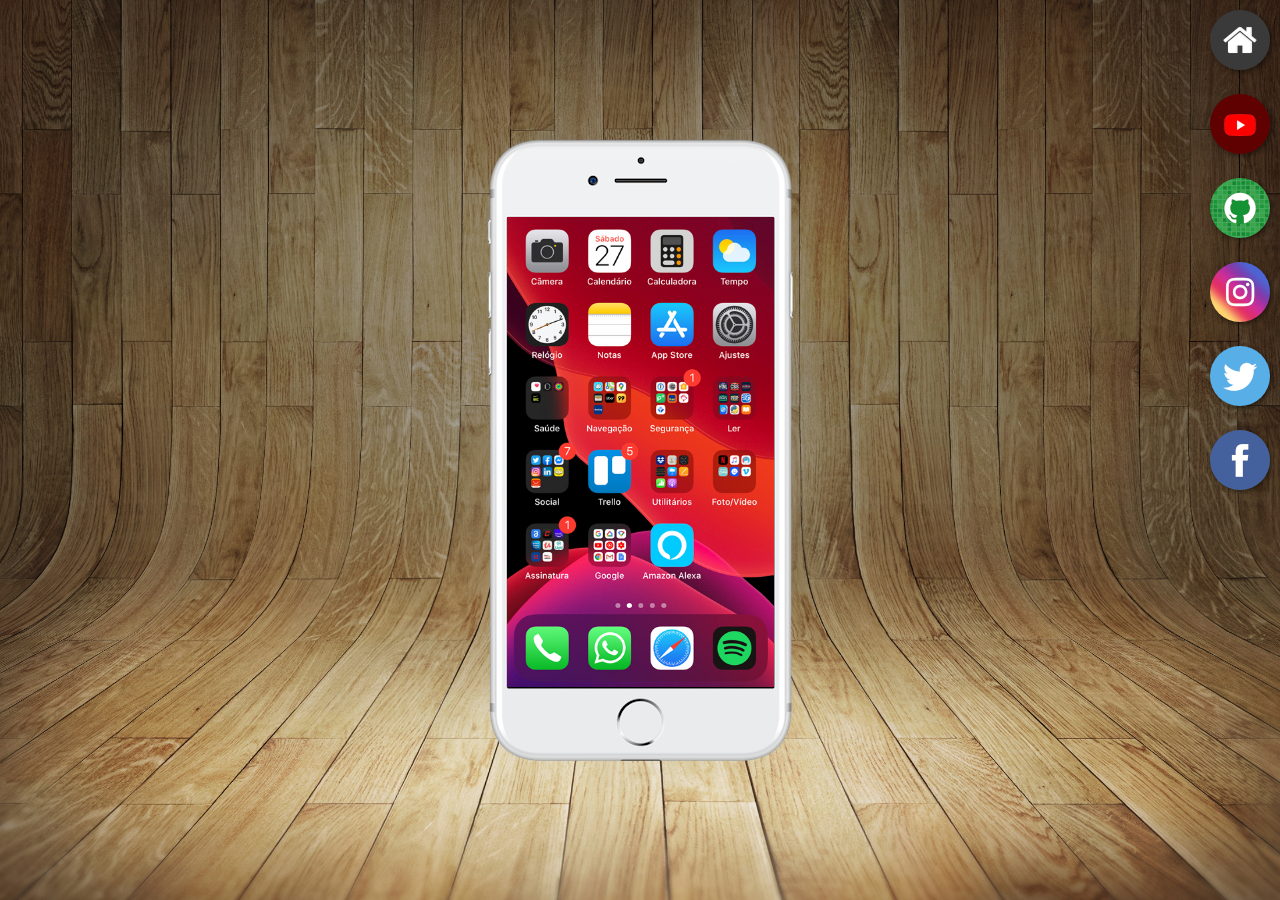
<file: index.html>
<!DOCTYPE html>
<html lang="pt-br">
<head>
    <meta charset="UTF-8">
    <meta http-equiv="X-UA-Compatible" content="IE=edge">
    <meta name="viewport" content="width=device-width, initial-scale=1.0">
    <link rel="shortcut icon" href="pacote-d013/favicon.ico" type="image/x-icon">
    <link rel="stylesheet" href="style.css">
    <title>Projeto Redes Sociais</title>
</head>
<body>
    <main>
        <section id="telefone">
            <iframe src="paginas/home.html" frameborder="0" name="frame"></iframe>
        </section>
        <section id="menu">
            <a href="paginas/home.html" target="frame"><img src="pacote-d013/imagens/logo-home-p.jpg" alt=""></a> <br>
            <a href="paginas/pagina-youtube.html" target="frame"><img src="pacote-d013/imagens/logo-youtube-p.jpg" alt=""></a> <br>
            <a href="paginas/pagina-github.html" target="frame"><img src="pacote-d013/imagens/logo-github-p.jpg" alt=""></a> <br>
            <a href="paginas/pagina-instagram.html" target="frame"><img src="pacote-d013/imagens/logo-instagram-p.jpg" alt=""></a> <br>
            <a href="paginas/pagina-twitter.html" target="frame"><img src="pacote-d013/imagens/logo-twitter-p.jpg" alt=""></a> <br>
            <a href="paginas/pagina-facebook.html" target="frame"><img src="pacote-d013/imagens/logo-facebook-p.jpg" alt=""></a>
        </section>
    </main>
</body>
</html>
</file>
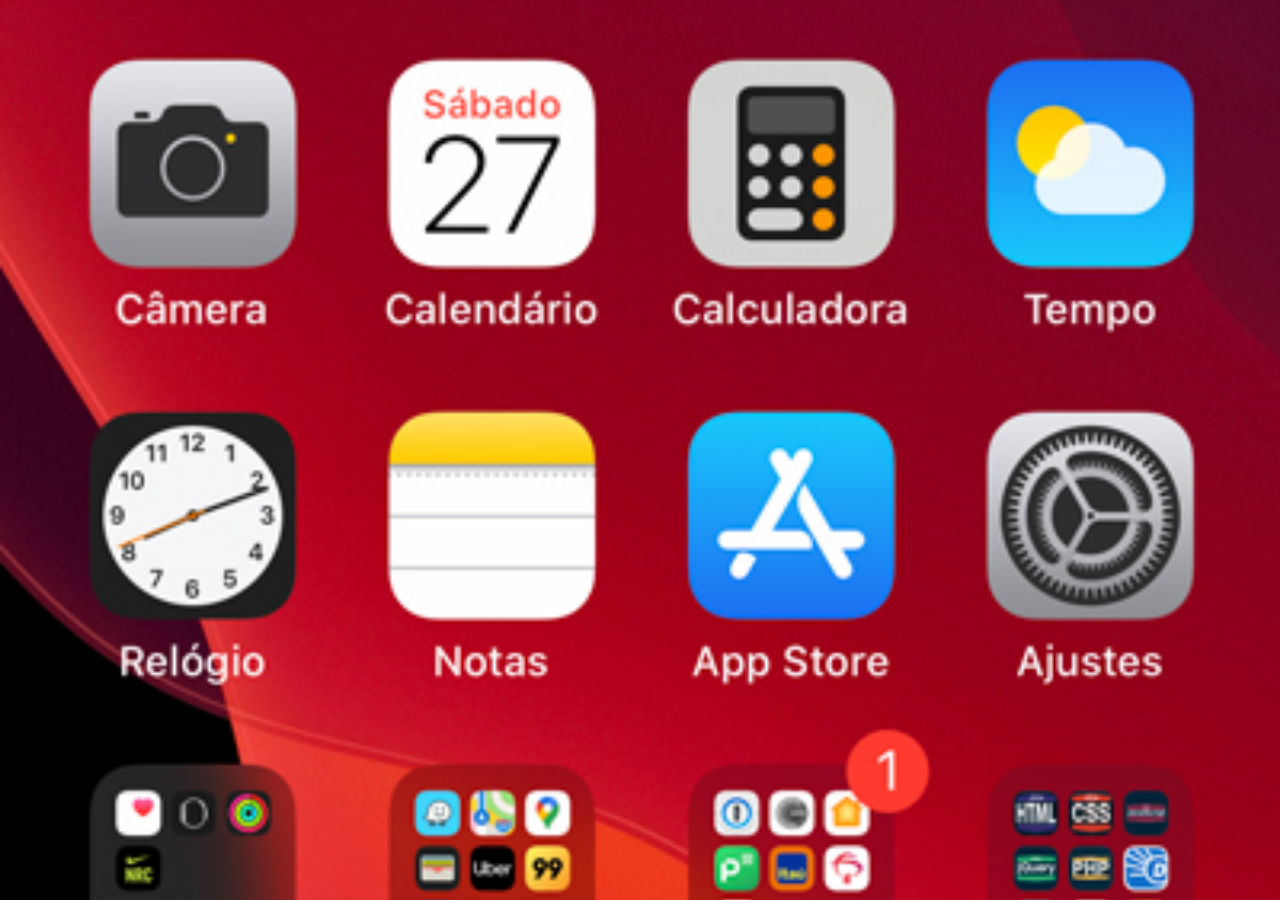
<file: home.html>
<!DOCTYPE html>
<html lang="pt-br">
<head>
    <meta charset="UTF-8">
    <meta http-equiv="X-UA-Compatible" content="IE=edge">
    <meta name="viewport" content="width=device-width, initial-scale=1.0">
    <title>Home</title>
    <style>
        * {
            margin: 0px;
            padding: 0px;
        }

        body {
            background: black url(pacote-d013/imagens/tela-home.jpg) top center no-repeat;
            background-size: cover;
        }
    </style>
</head>
<body>
    
</body>
</html>
</file>
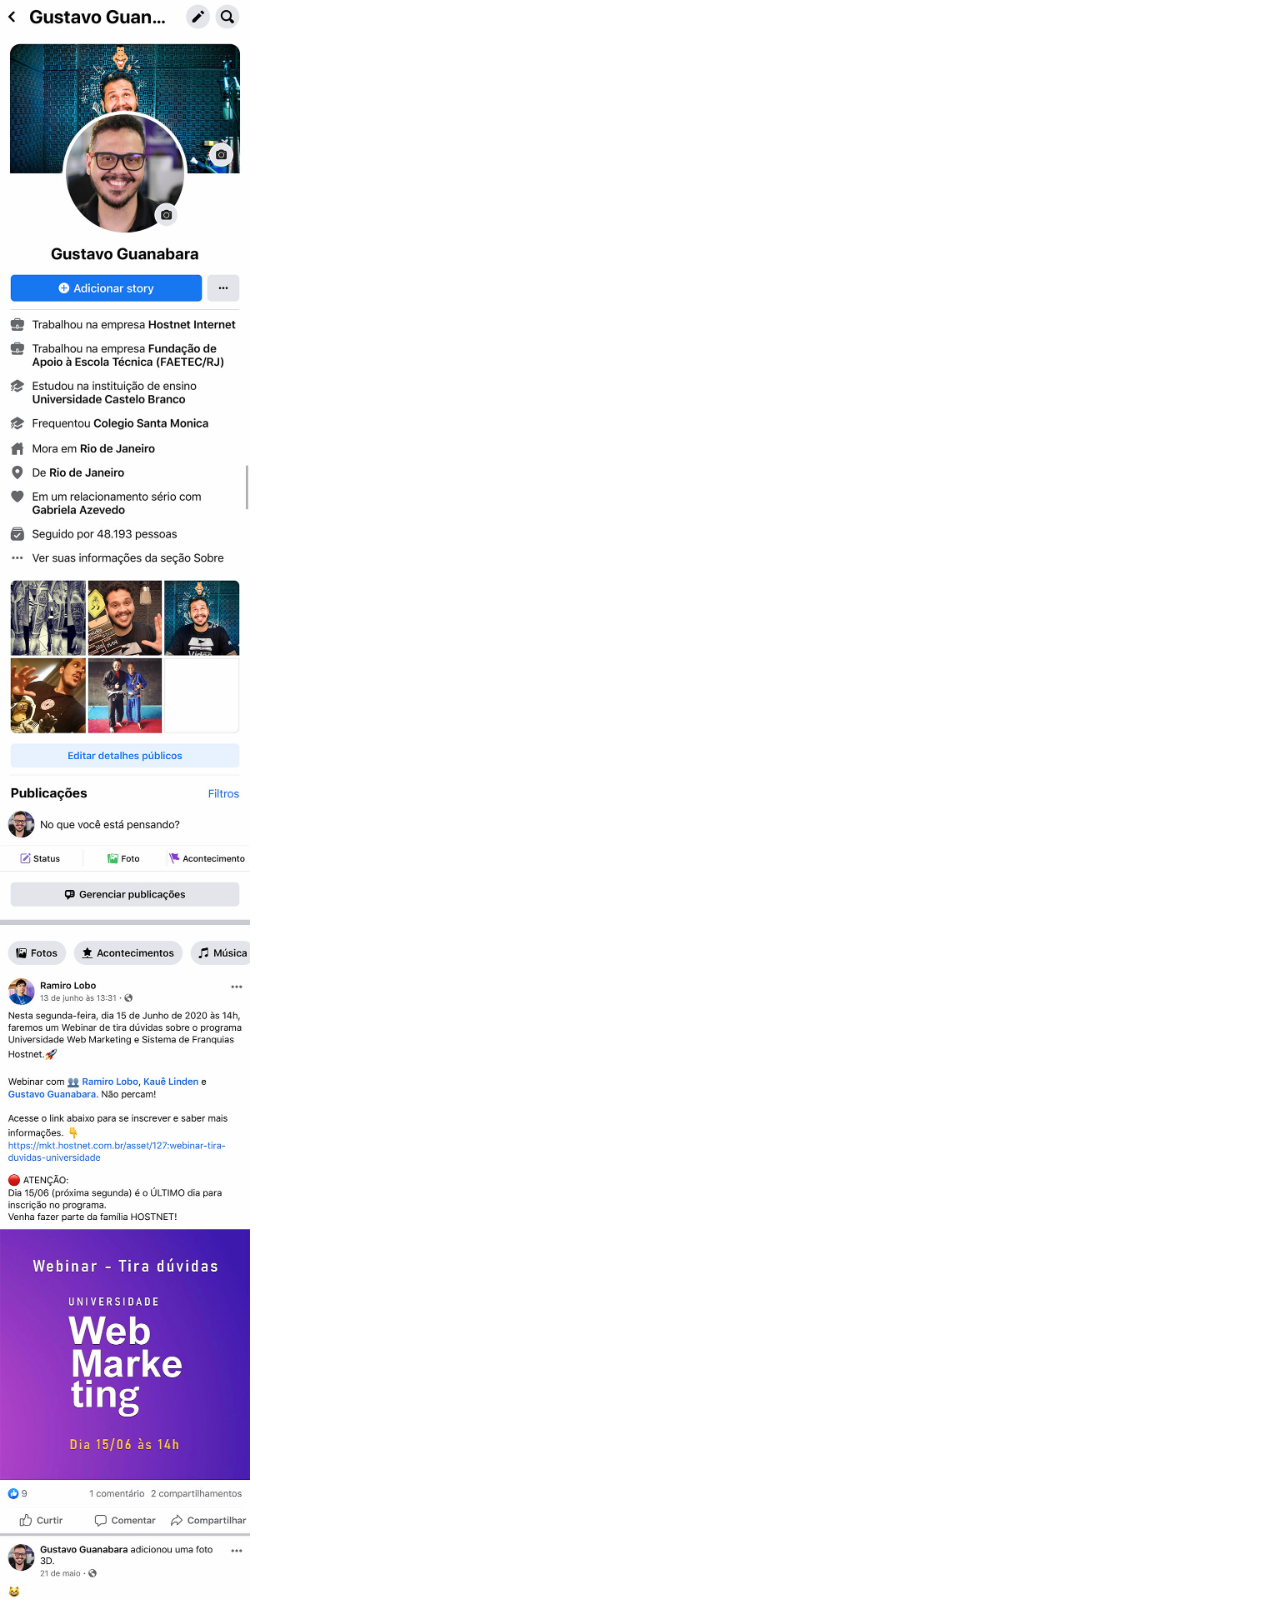
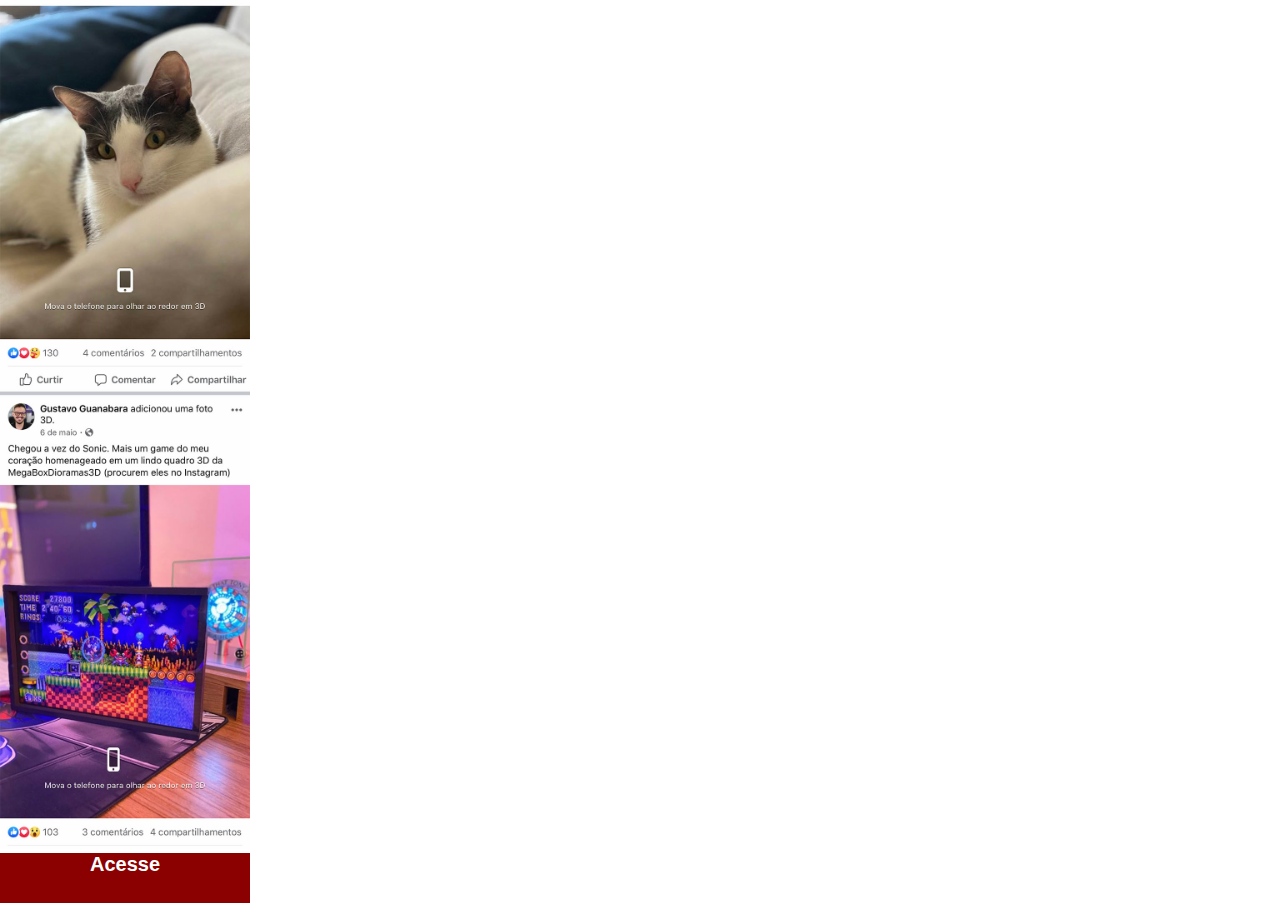
<file: pagina-facebook.html>
<!DOCTYPE html>
<html lang="pt-br">
<head>
    <meta charset="UTF-8">
    <meta http-equiv="X-UA-Compatible" content="IE=edge">
    <meta name="viewport" content="width=device-width, initial-scale=1.0">
    <title>Facebook</title>
    <style>
        * {
            margin: 0px;
            padding: 0px;
            text-decoration: none;
        }

        img {
            width: 250px;
        }

        div {
            width: 250px;
            height: 50px;
            background-color: darkred;
        }

        div:hover {
            background-color: red;
        }

        p {
            font-family: Arial, Helvetica, sans-serif;
            font-size: 20px;
            font-weight: bold;
            color: white;
            text-align: center;
        }
    </style>
</head>
<body>
    <img src="pacote-d013/imagens/tela-facebook.jpg" alt="">
    <a href="https://www.facebook.com/gustavoguanabara/?locale=pt_BR" target="_blank">
        <div>
            <p>Acesse</p>
        </div>
    </a>
</body>
</html>
</file>
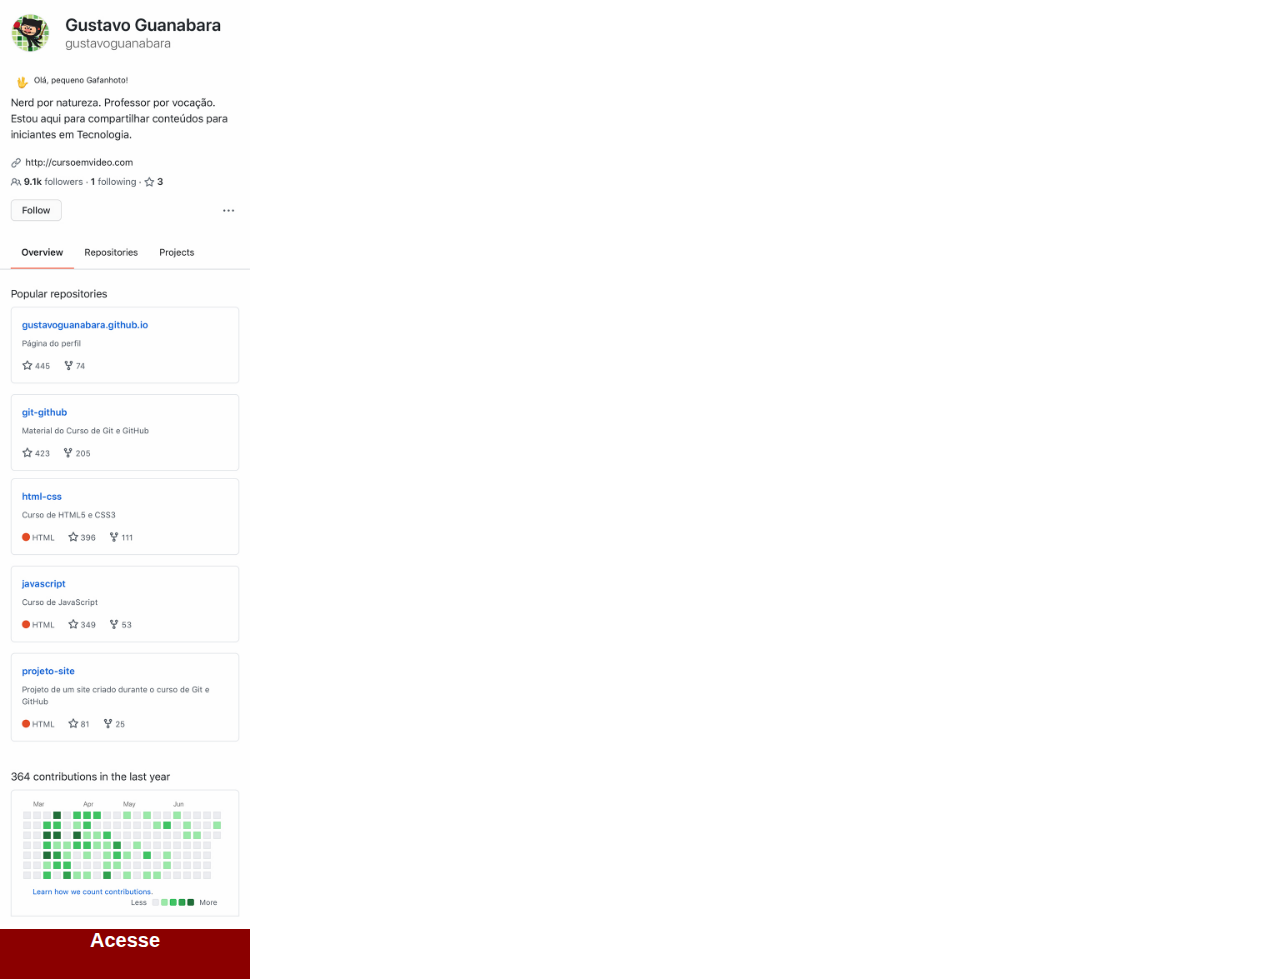
<file: pagina-github.html>
<!DOCTYPE html>
<html lang="pt-br">
<head>
    <meta charset="UTF-8">
    <meta http-equiv="X-UA-Compatible" content="IE=edge">
    <meta name="viewport" content="width=device-width, initial-scale=1.0">
    <title>GitHub</title>
    <style>
        * {
            margin: 0px;
            padding: 0px;
            text-decoration: none;
        }

        img {
            width: 250px;
        }

        div {
            width: 250px;
            height: 50px;
            background-color: darkred;
        }

        div:hover {
            background-color: red;
        }

        a {
            font-family: Arial, Helvetica, sans-serif;
            font-size: 20px;
            font-weight: bold;
            color: white;
            text-align: center;
        }
    </style>
</head>
<body>
    <img src="pacote-d013/imagens/tela-github.jpg" alt="">
    <a href="https://github.com/gustavoguanabara/" target="_blank">
        <div>
            <p>Acesse</p>
        </div>
    </a>
</body>
</html>
</file>
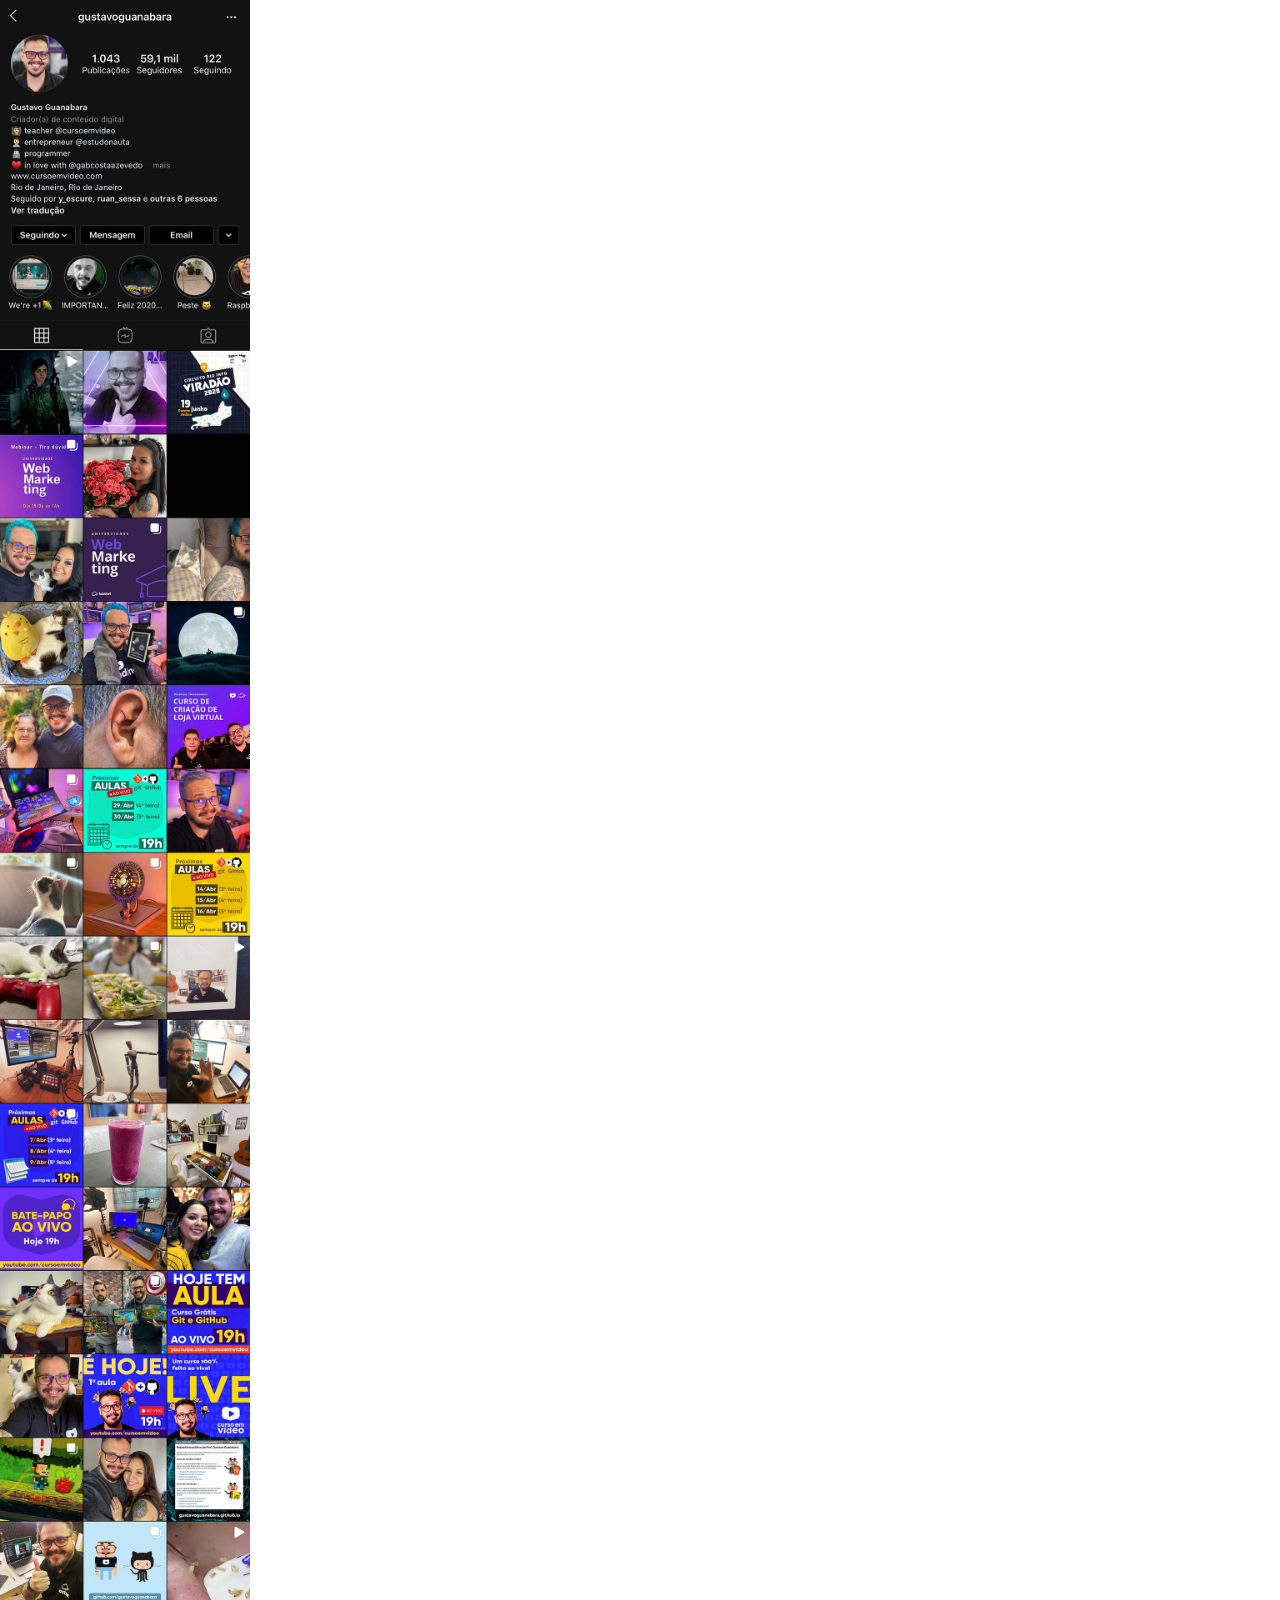
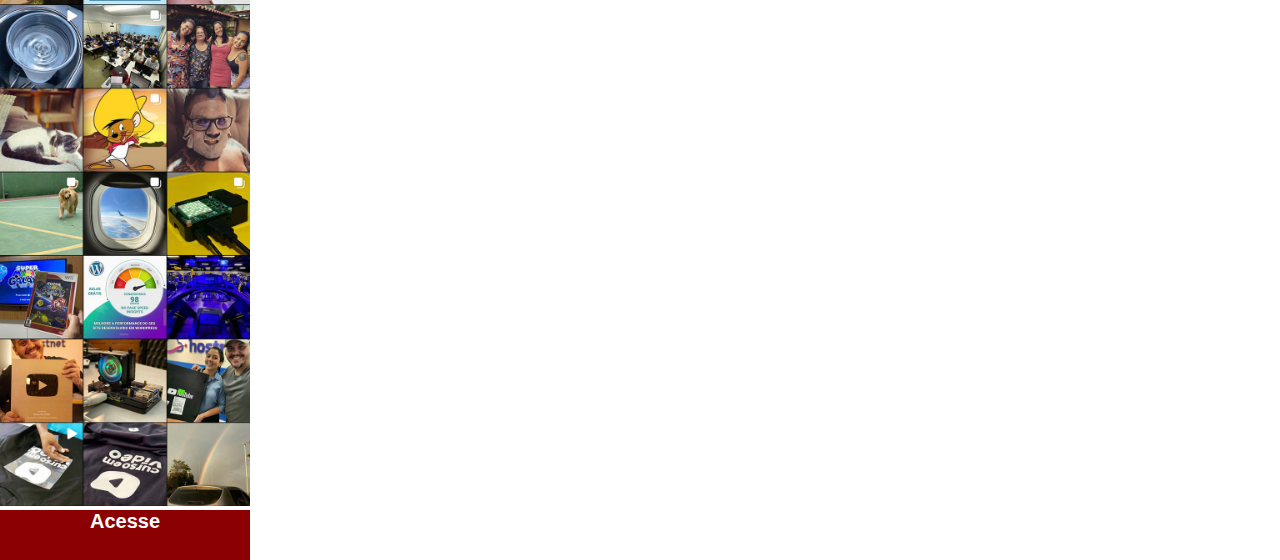
<file: pagina-instagram.html>
<!DOCTYPE html>
<html lang="pt-br">
<head>
    <meta charset="UTF-8">
    <meta http-equiv="X-UA-Compatible" content="IE=edge">
    <meta name="viewport" content="width=device-width, initial-scale=1.0">
    <title>Instagram</title>
    <style>
        * {
            margin: 0px;
            padding: 0px;
            text-decoration: none;
        }

        img {
            width: 250px;
        }

        div {
            width: 250px;
            height: 50px;
            background-color: darkred;
        }

        div:hover {
            background-color: red;
        }

        p {
            font-family: Arial, Helvetica, sans-serif;
            font-size: 20px;
            font-weight: bold;
            color: white;
            text-align: center;
        }
    </style>
</head>
<body>
    <img src="pacote-d013/imagens/tela-instagram.jpg" alt="">
    <a href="https://www.instagram.com/gustavoguanabara/" target="_blank">
        <div>
            <p>Acesse</p>
        </div>
    </a>
</body>
</html>
</file>
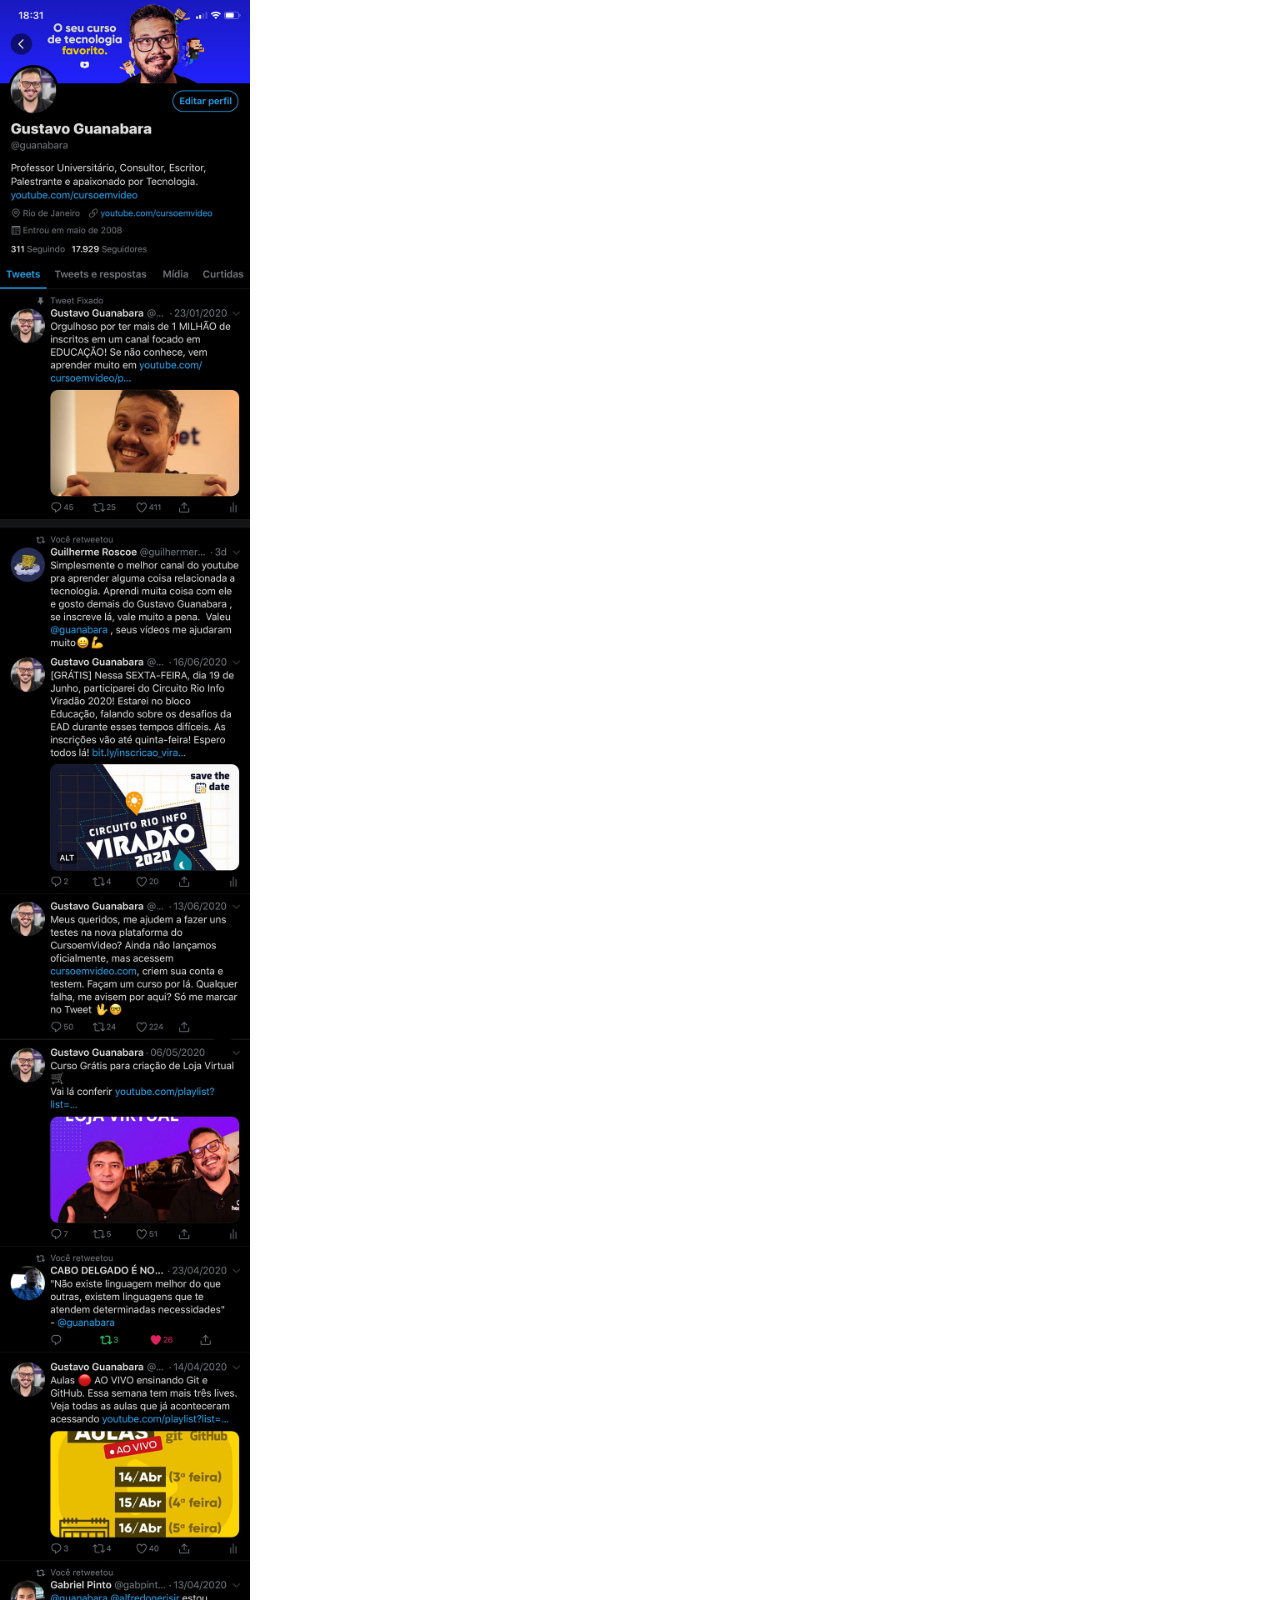
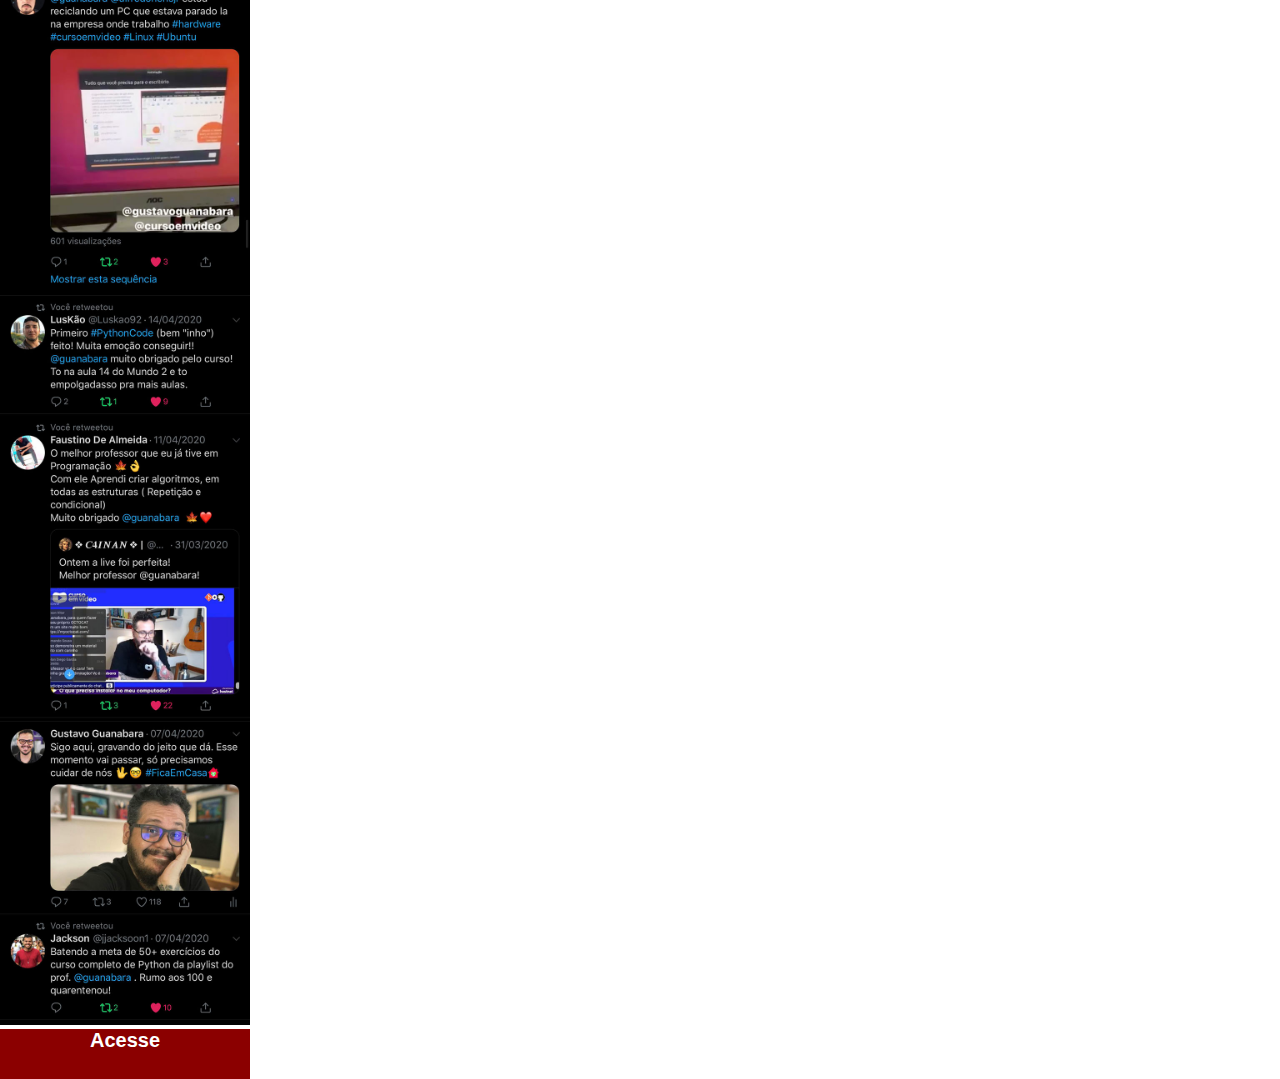
<file: pagina-twitter.html>
<!DOCTYPE html>
<html lang="pt-br">
<head>
    <meta charset="UTF-8">
    <meta http-equiv="X-UA-Compatible" content="IE=edge">
    <meta name="viewport" content="width=device-width, initial-scale=1.0">
    <title>Twitter</title>
    <style>
        * {
            margin: 0px;
            padding: 0px;
            text-decoration: none;
        }

        img {
            width: 250px;
        }

        div {
            width: 250px;
            height: 50px;
            background-color: darkred;
        }

        div:hover {
            background-color: red;
        }

        p {
            font-family: Arial, Helvetica, sans-serif;
            font-size: 20px;
            font-weight: bold;
            color: white;
            text-align: center;
        }
    </style>
</head>
<body>
    <img src="pacote-d013/imagens/tela-twitter.jpg" alt="">
    <a href="https://twitter.com/guanabara" target="_blank">
        <div>
            <p>Acesse</p>
        </div>
    </a>
</body>
</html>
</file>
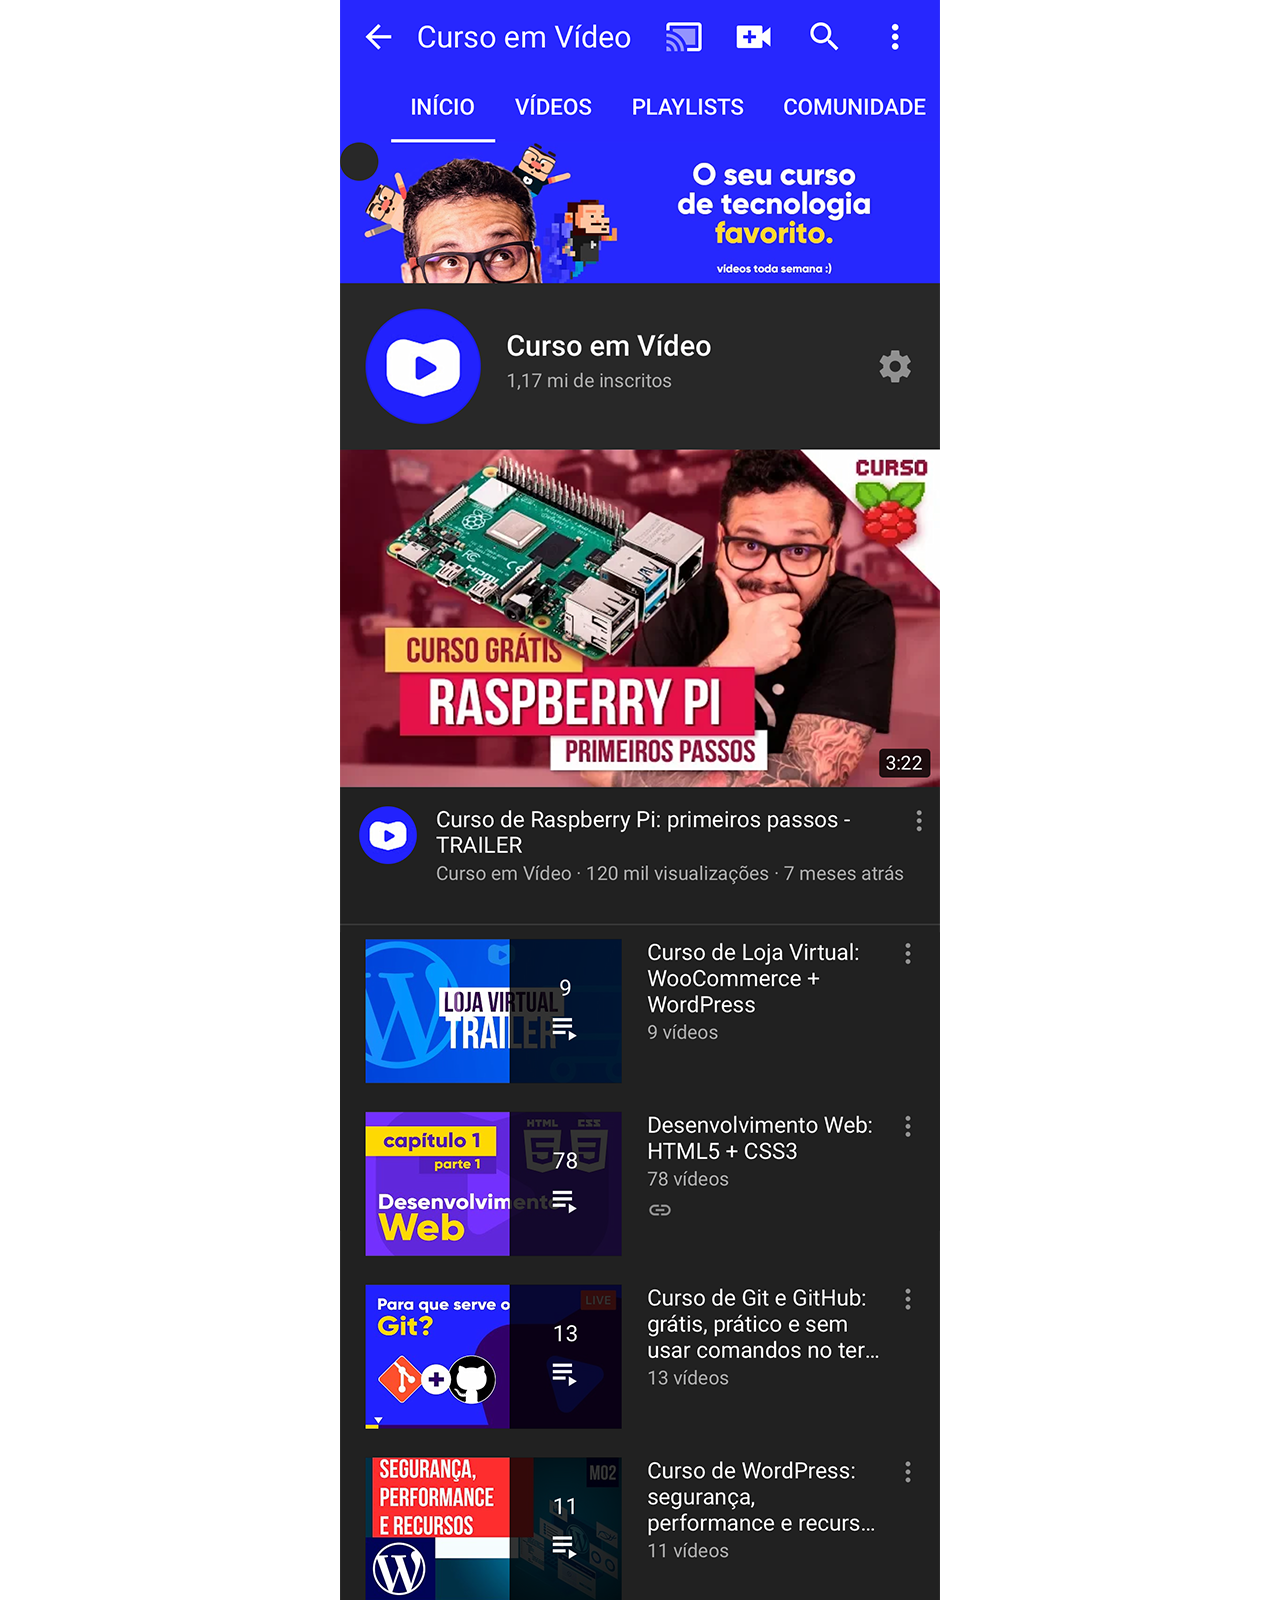
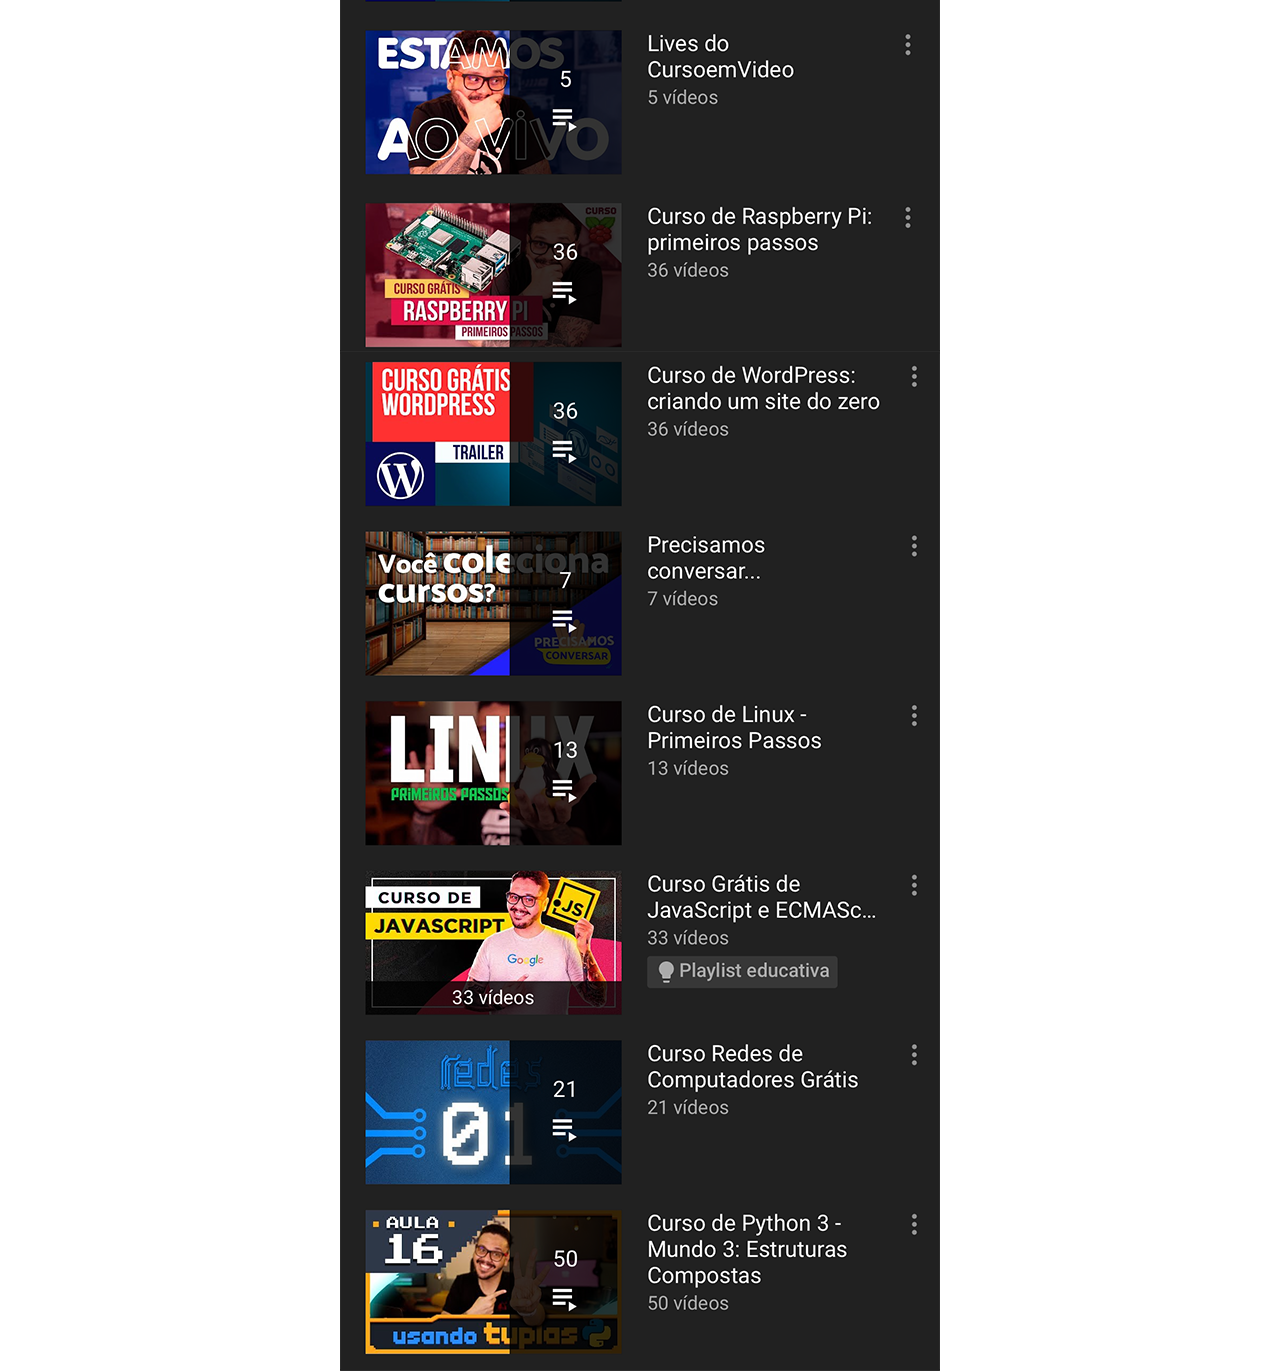
<file: pagina-youtube.html>
<!DOCTYPE html>
<html lang="pt-br">
<head>
    <meta charset="UTF-8">
    <meta http-equiv="X-UA-Compatible" content="IE=edge">
    <meta name="viewport" content="width=device-width, initial-scale=1.0">
    <title>YouTube</title>
    <style>
        * {
            margin: 0px;
            padding: 0px;
        }

        img {
            display: block;
            margin: auto;
        }
    </style>
</head>
<body>
    <img src="pacote-d013/imagens/tela-youtube.png" alt="">
</body>
</html>
</file>
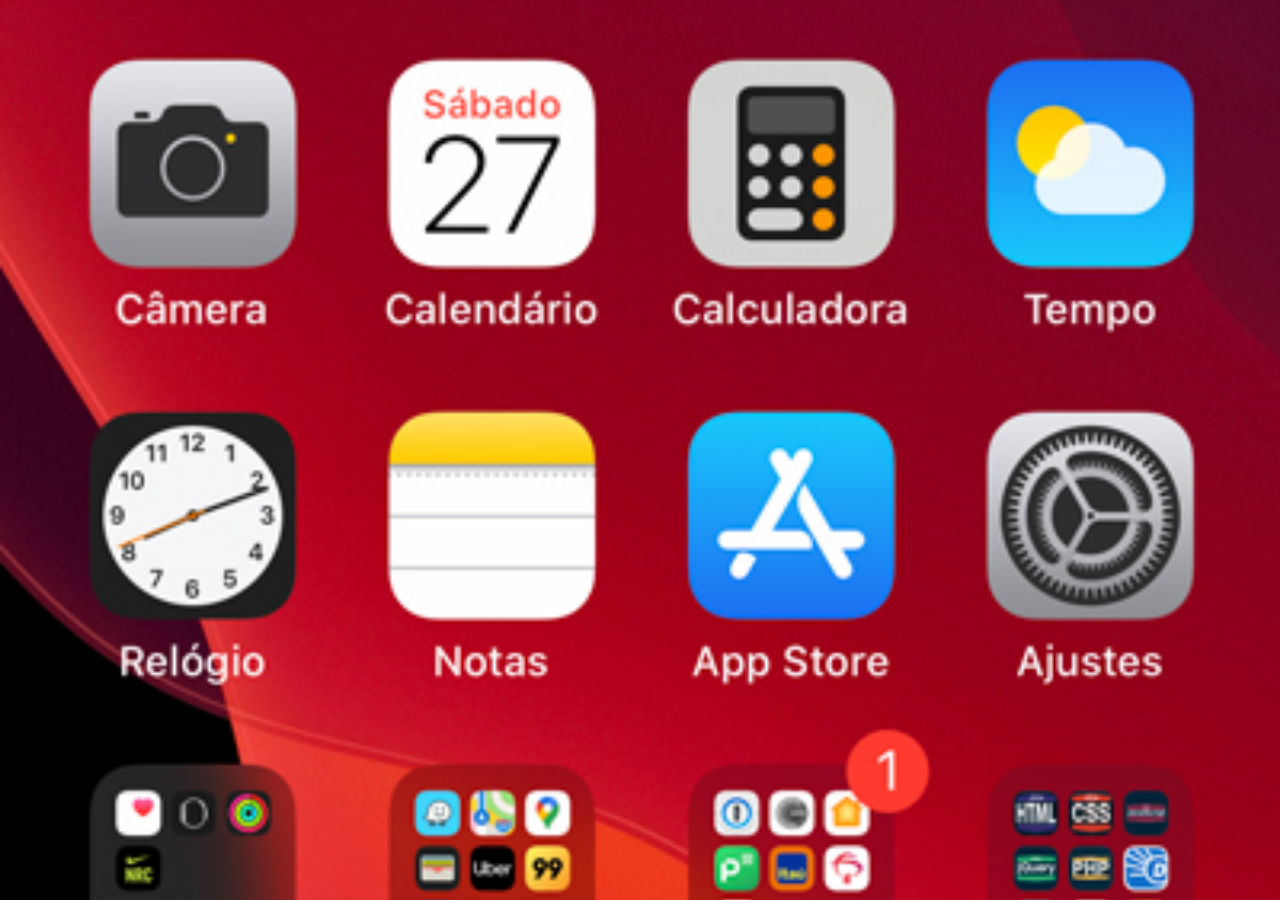
<file: paginas/home.html>
<!DOCTYPE html>
<html lang="pt-br">
<head>
    <meta charset="UTF-8">
    <meta http-equiv="X-UA-Compatible" content="IE=edge">
    <meta name="viewport" content="width=device-width, initial-scale=1.0">
    <title>Home</title>
    <style>
        * {
            margin: 0px;
            padding: 0px;
        }

        body {
            background: black url(../pacote-d013/imagens/tela-home.jpg) top center no-repeat;
            background-size: cover;
        }
    </style>
</head>
<body>
    
</body>
</html>
</file>
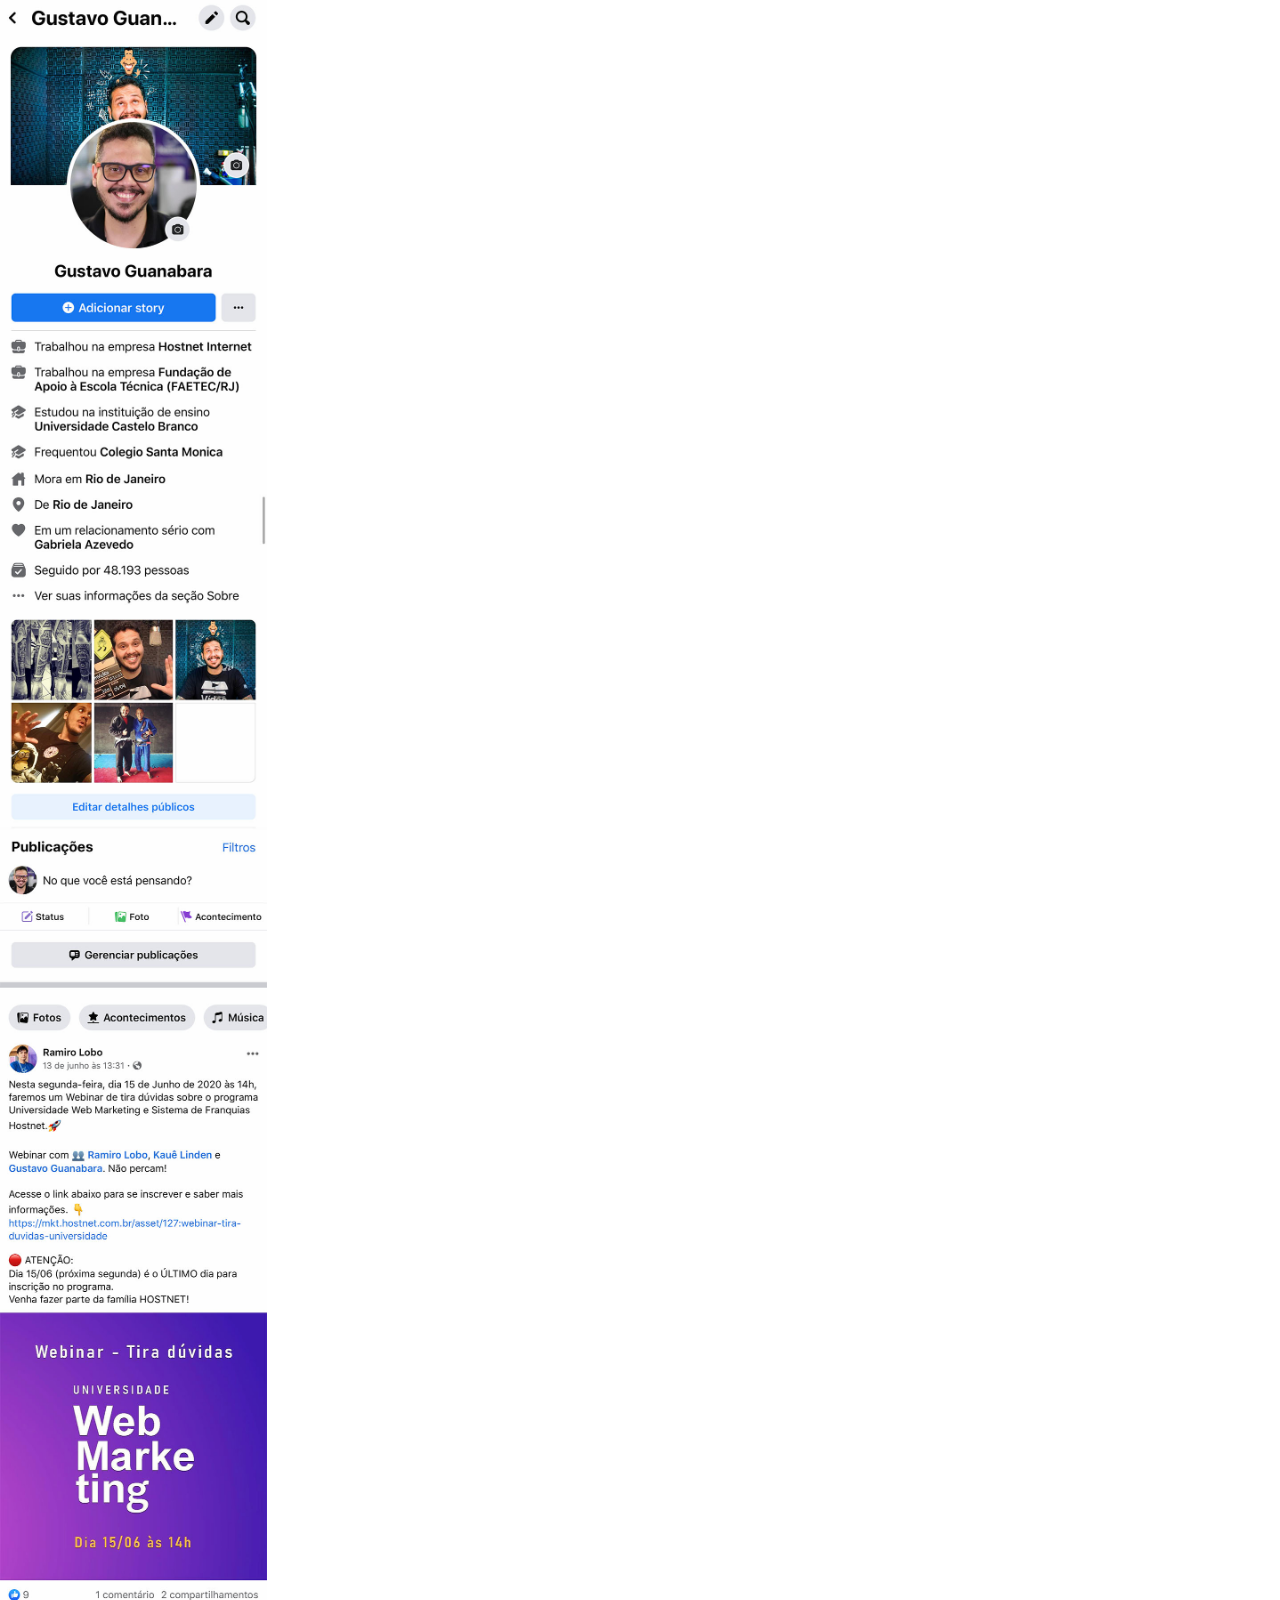
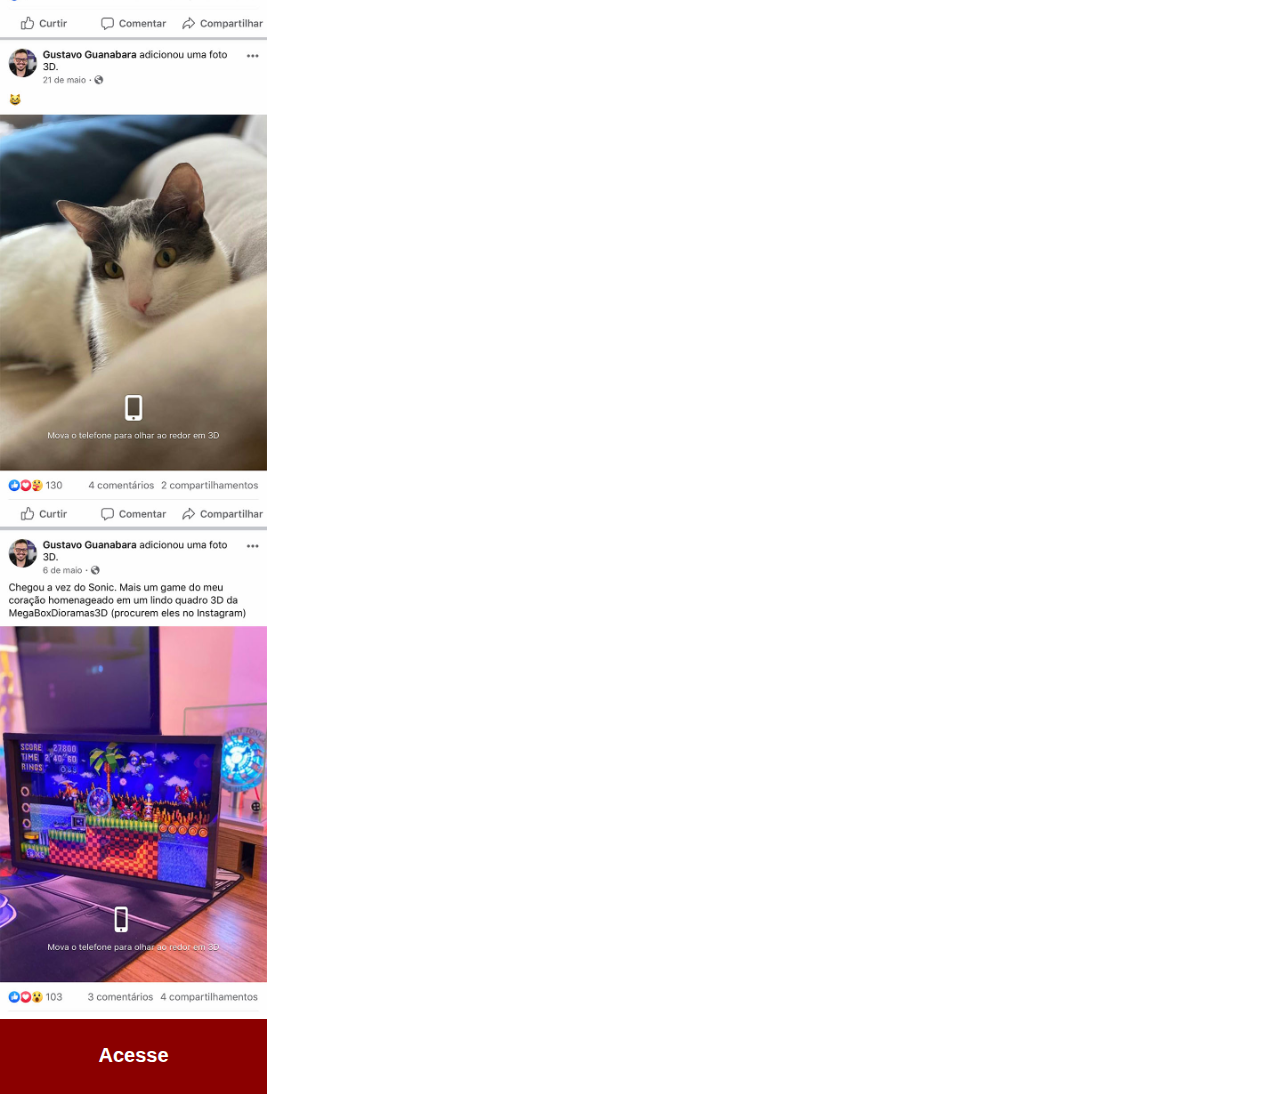
<file: paginas/pagina-facebook.html>
<!DOCTYPE html>
<html lang="pt-br">
<head>
    <meta charset="UTF-8">
    <meta http-equiv="X-UA-Compatible" content="IE=edge">
    <meta name="viewport" content="width=device-width, initial-scale=1.0">
    <title>Facebook</title>
    <style>
        * {
            margin: 0px;
            padding: 0px;
            text-decoration: none;
        }

        ::-webkit-scrollbar {
            height: 0px;
            width: 0px;
        }

        img {
            width: 267px;
        }

        div {
            width: 267px;
            height: 50px;
            padding-top: 25px;
            background-color: darkred;
        }

        div:hover {
            background-color: red;
        }

        p {
            font-family: Arial, Helvetica, sans-serif;
            font-size: 20px;
            font-weight: bold;
            color: white;
            text-align: center;
        }
    </style>
</head>
<body>
    <img src="../pacote-d013/imagens/tela-facebook.jpg" alt="">
    <a href="https://www.facebook.com/gustavoguanabara/?locale=pt_BR" target="_blank">
        <div>
            <p>Acesse</p>
        </div>
    </a>
</body>
</html>
</file>
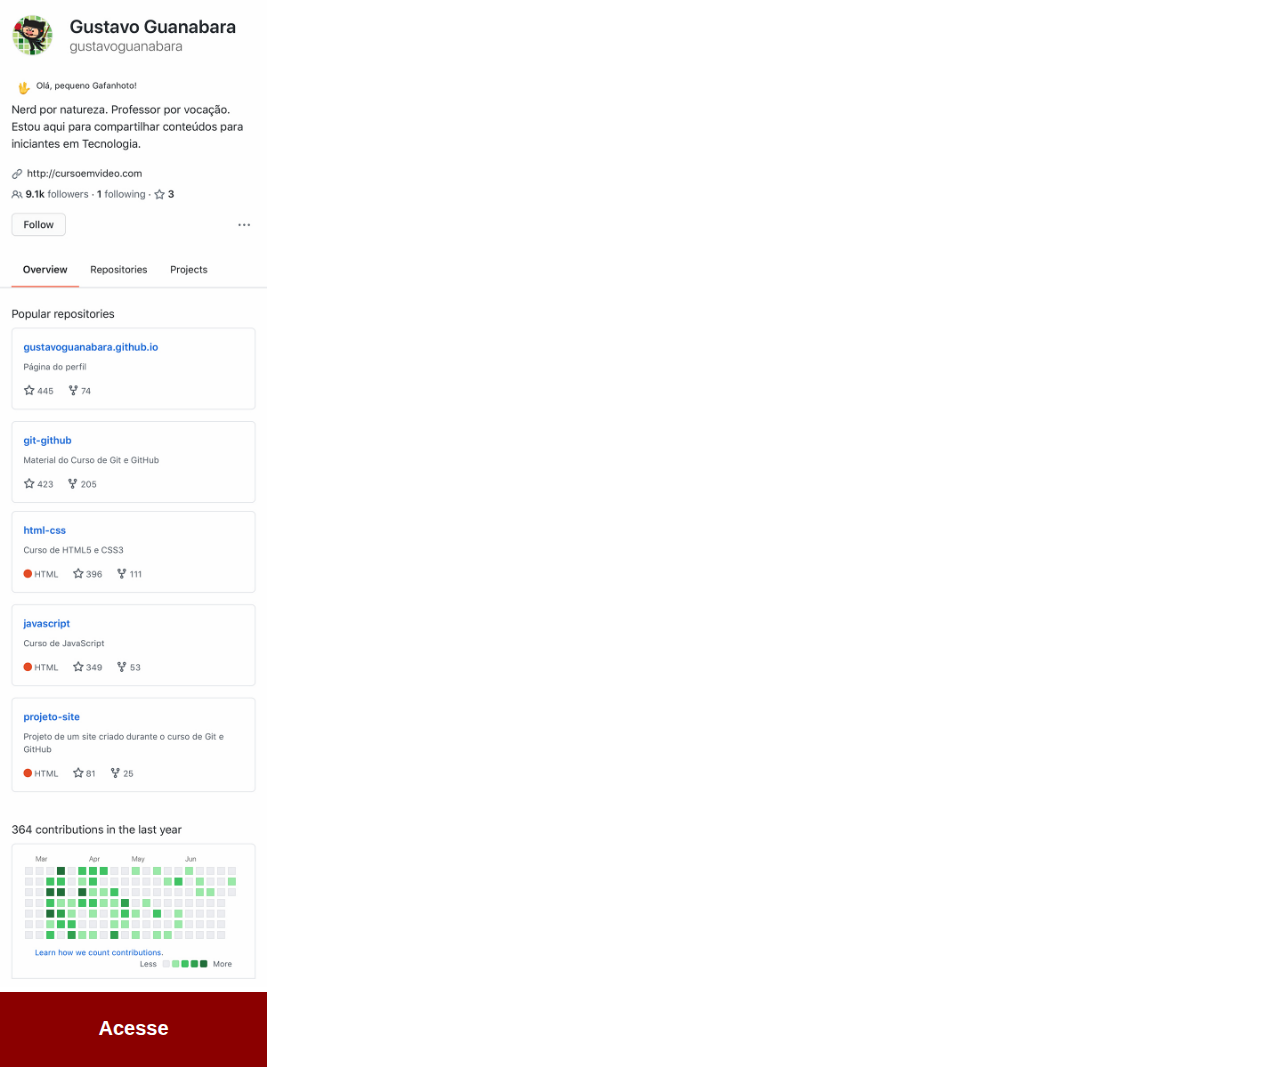
<file: paginas/pagina-github.html>
<!DOCTYPE html>
<html lang="pt-br">
<head>
    <meta charset="UTF-8">
    <meta http-equiv="X-UA-Compatible" content="IE=edge">
    <meta name="viewport" content="width=device-width, initial-scale=1.0">
    <title>GitHub</title>
    <style>
        * {
            margin: 0px;
            padding: 0px;
            text-decoration: none;
        }

        ::-webkit-scrollbar {
            height: 0px;
            width: 0px;
        }

        img {
            width: 267px;
        }

        div {
            width: 267px;
            height: 50px;
            padding-top: 25px;
            background-color: darkred;
        }

        div:hover {
            background-color: red;
        }

        a {
            font-family: Arial, Helvetica, sans-serif;
            font-size: 20px;
            font-weight: bold;
            color: white;
            text-align: center;
        }
    </style>
</head>
<body>
    <img src="../pacote-d013/imagens/tela-github.jpg" alt="">
    <a href="https://github.com/gustavoguanabara/" target="_blank">
        <div>
            <p>Acesse</p>
        </div>
    </a>
</body>
</html>
</file>
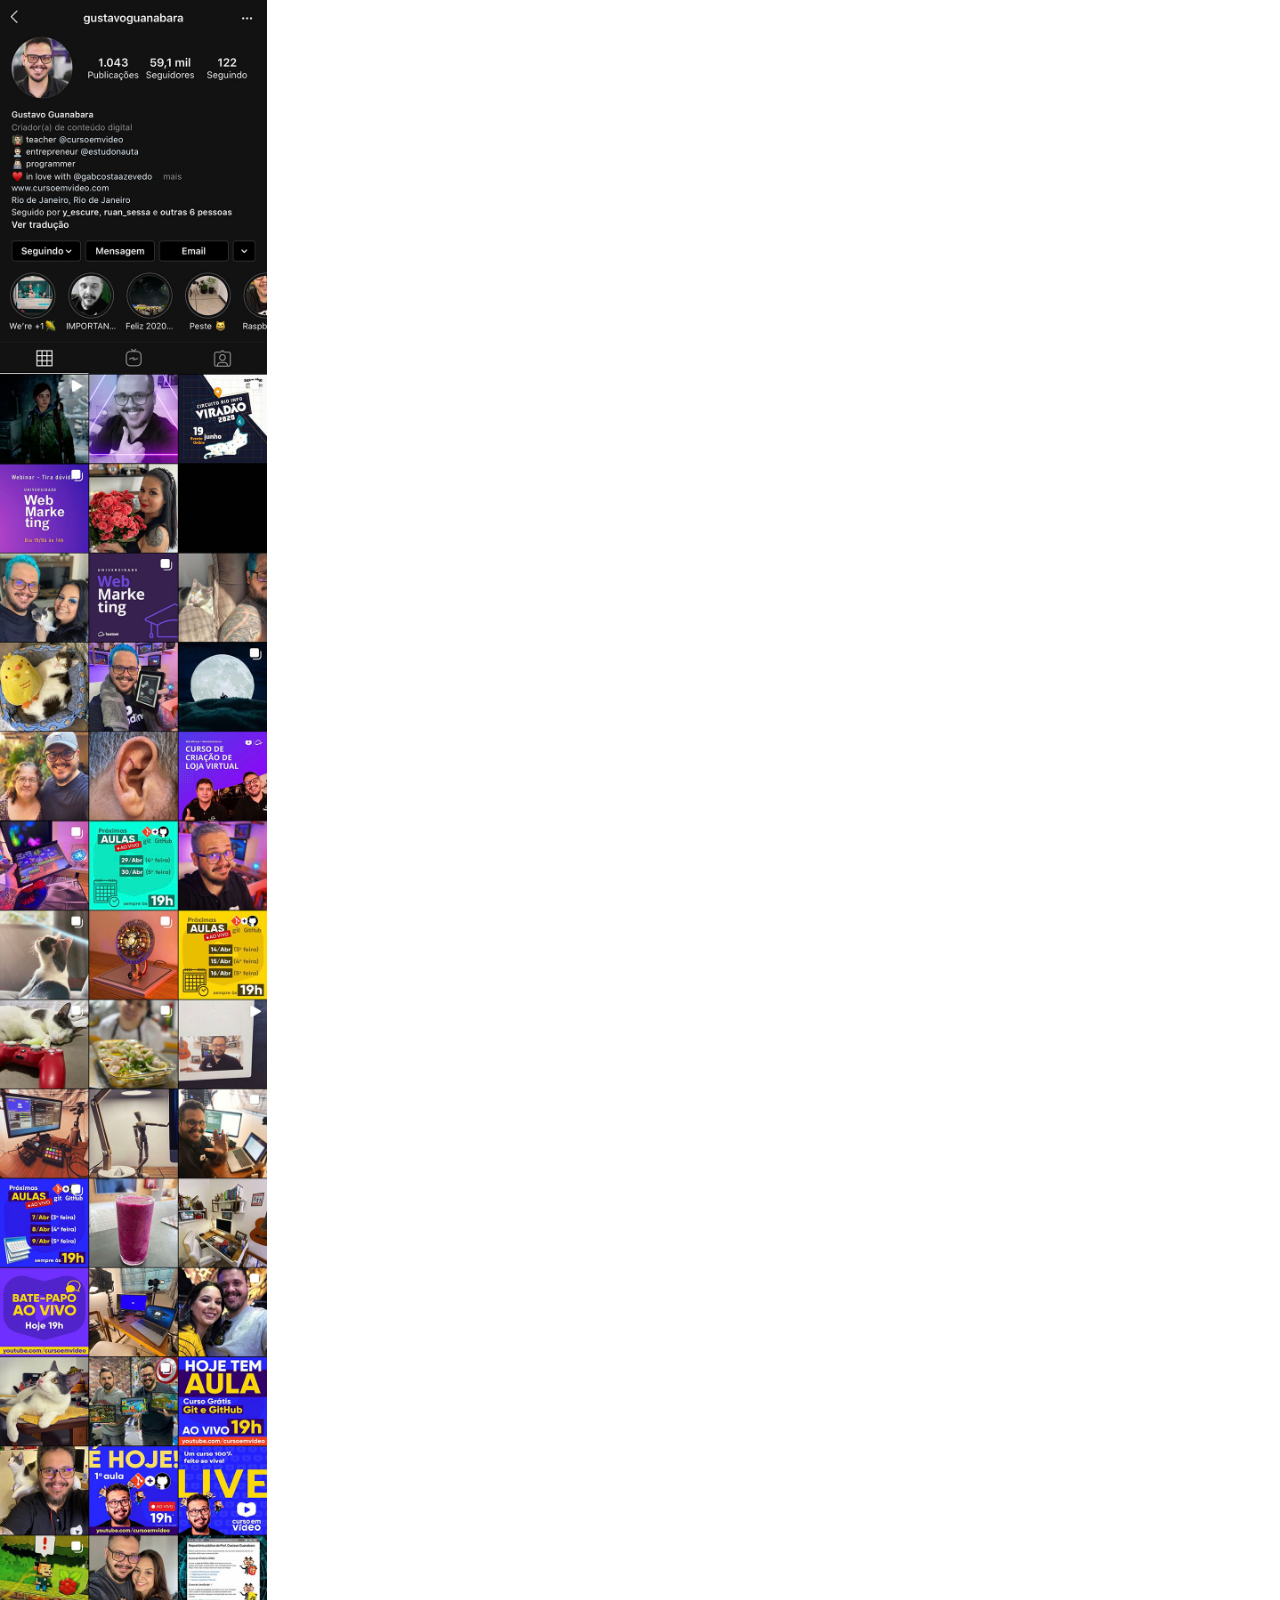
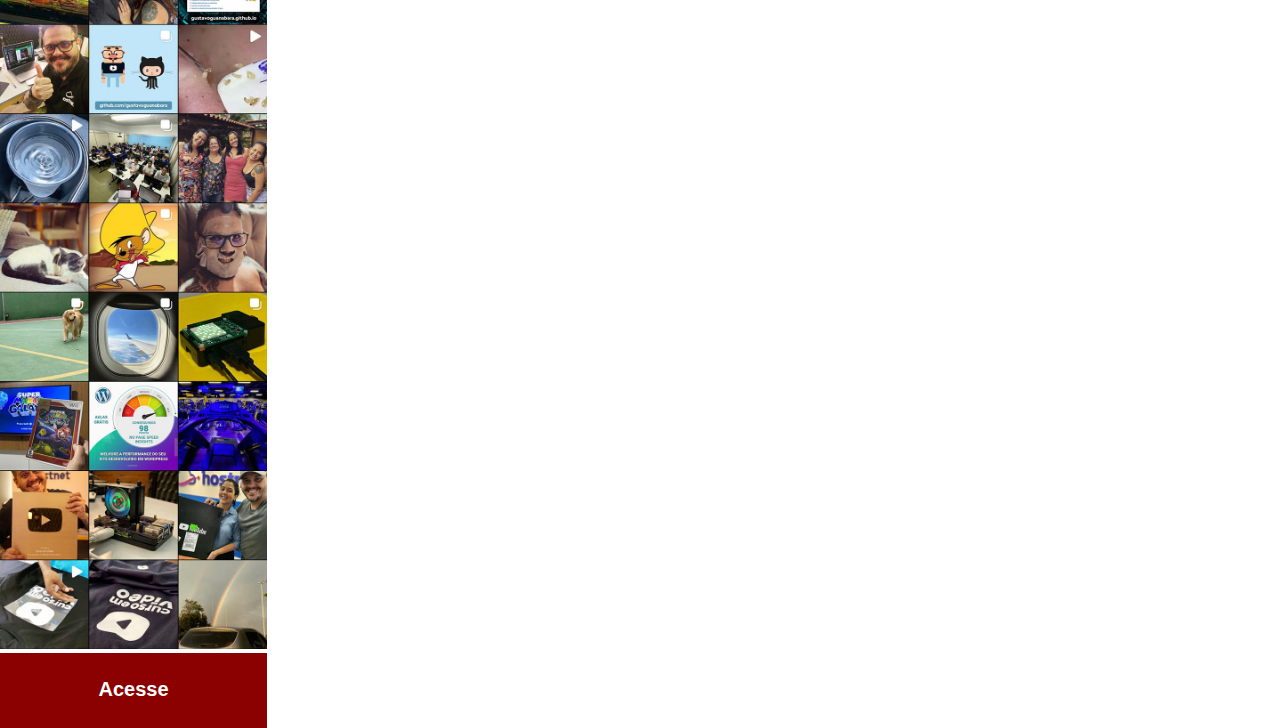
<file: paginas/pagina-instagram.html>
<!DOCTYPE html>
<html lang="pt-br">
<head>
    <meta charset="UTF-8">
    <meta http-equiv="X-UA-Compatible" content="IE=edge">
    <meta name="viewport" content="width=device-width, initial-scale=1.0">
    <title>Instagram</title>
    <style>
        * {
            margin: 0px;
            padding: 0px;
            text-decoration: none;
        }

        ::-webkit-scrollbar {
            height: 0px;
            width: 0px;
        }

        img {
            width: 267px;
        }

        div {
            width: 267px;
            height: 50px;
            padding-top: 25px;
            background-color: darkred;
        }

        div:hover {
            background-color: red;
        }

        p {
            font-family: Arial, Helvetica, sans-serif;
            font-size: 20px;
            font-weight: bold;
            color: white;
            text-align: center;
        }
    </style>
</head>
<body>
    <img src="../pacote-d013/imagens/tela-instagram.jpg" alt="">
    <a href="https://www.instagram.com/gustavoguanabara/" target="_blank">
        <div>
            <p>Acesse</p>
        </div>
    </a>
</body>
</html>
</file>
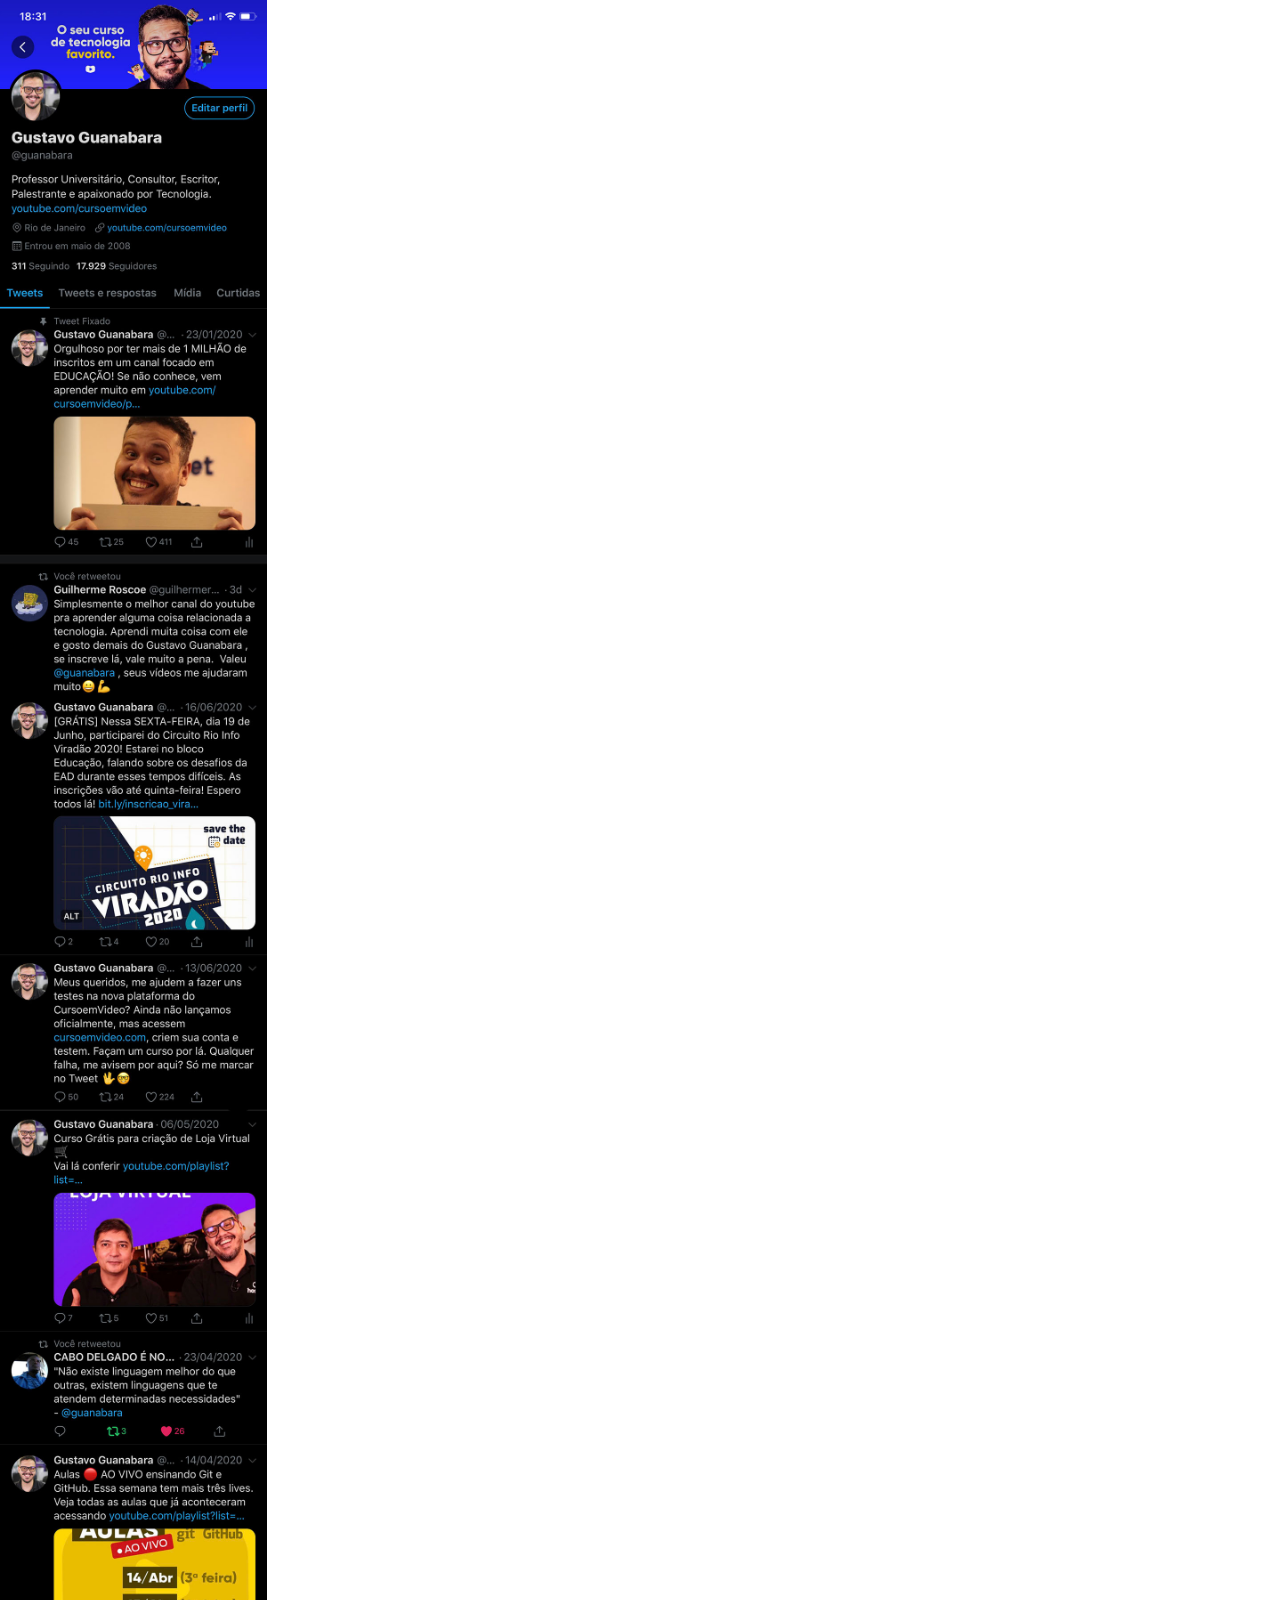
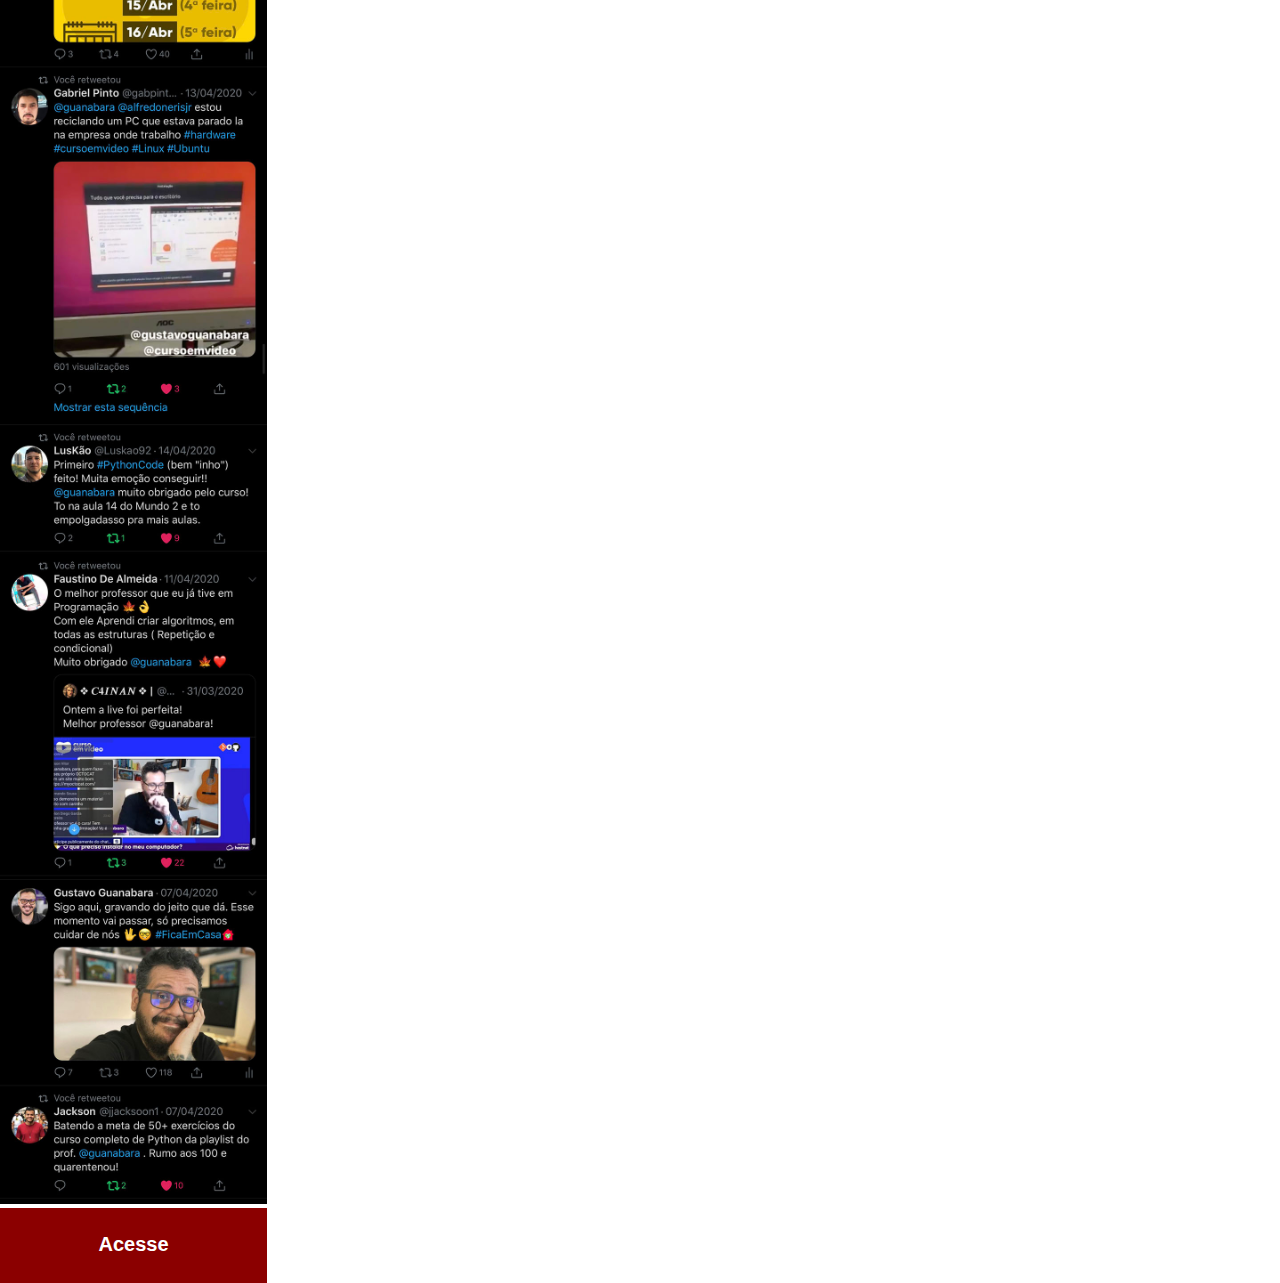
<file: paginas/pagina-twitter.html>
<!DOCTYPE html>
<html lang="pt-br">
<head>
    <meta charset="UTF-8">
    <meta http-equiv="X-UA-Compatible" content="IE=edge">
    <meta name="viewport" content="width=device-width, initial-scale=1.0">
    <title>Twitter</title>
    <style>
        * {
            margin: 0px;
            padding: 0px;
            text-decoration: none;
        }

        ::-webkit-scrollbar {
            height: 0px;
            width: 0px;
        }

        img {
            width: 267px;
        }

        div {
            width: 267px;
            height: 50px;
            padding-top: 25px;
            background-color: darkred;
        }

        div:hover {
            background-color: red;
        }

        p {
            font-family: Arial, Helvetica, sans-serif;
            font-size: 20px;
            font-weight: bold;
            color: white;
            text-align: center;
        }
    </style>
</head>
<body>
    <img src="../pacote-d013/imagens/tela-twitter.jpg" alt="">
    <a href="https://twitter.com/guanabara" target="_blank">
        <div>
            <p>Acesse</p>
        </div>
    </a>
</body>
</html>
</file>
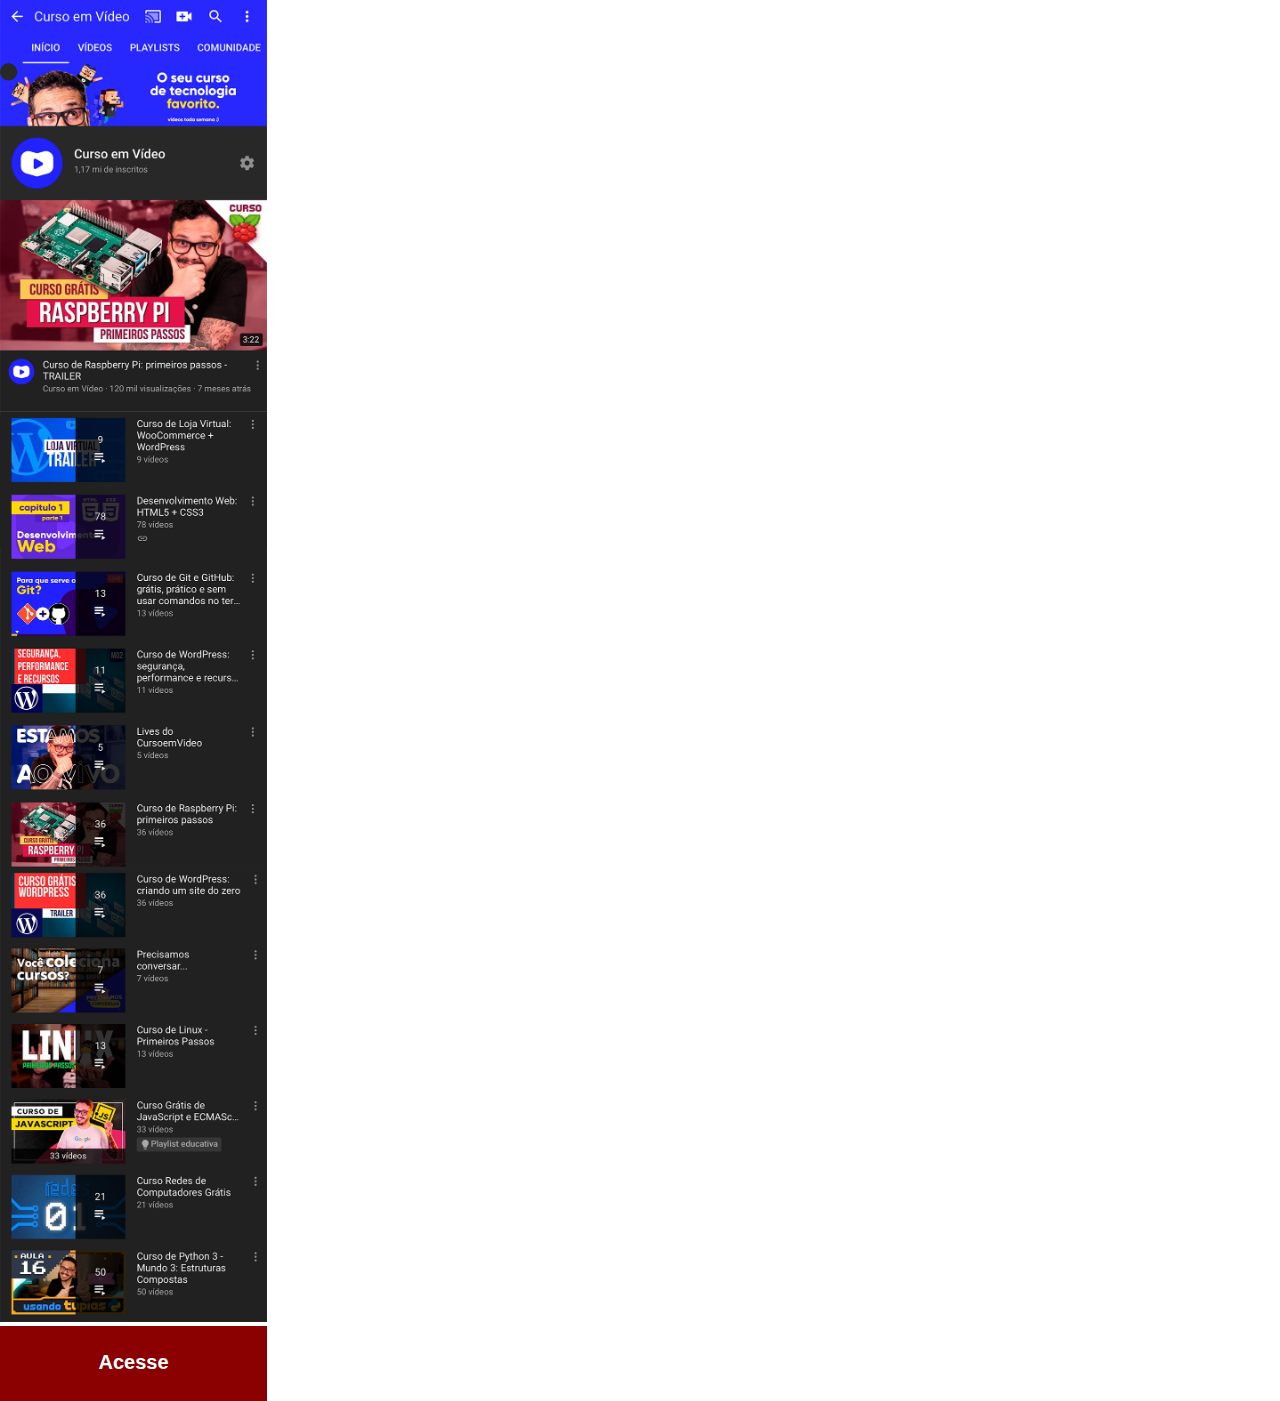
<file: paginas/pagina-youtube.html>
<!DOCTYPE html>
<html lang="pt-br">
<head>
    <meta charset="UTF-8">
    <meta http-equiv="X-UA-Compatible" content="IE=edge">
    <meta name="viewport" content="width=device-width, initial-scale=1.0">
    <title>YouTube</title>
    <style>
        * {
            margin: 0px;
            padding: 0px;
            text-decoration: none;
        }

        ::-webkit-scrollbar {
            height: 0px;
            width: 0px;
        }

        img {
            width: 267px;
        }

        div {
            width: 267px;
            height: 50px;
            padding-top: 25px;
            background-color: darkred;
        }

        div:hover {
            background-color: red;
        }

        p {
            font-family: Arial, Helvetica, sans-serif;
            font-size: 20px;
            font-weight: bold;
            color: white;
            text-align: center;
        }
    </style>
</head>
<body>
    <img src="../pacote-d013/imagens/tela-youtube.png" alt="">
    <a href="https://www.youtube.com/@CursoemVideo/playlists" target="_blank">
        <div>
            <p>Acesse</p>
        </div>
    </a>
</body>
</html>
</file>
<file: style.css>
@charset "UTF-8";

* {
    margin: 0px;
    padding: 0px;
}

body {
    background: black url(pacote-d013/imagens/fundo-madeira.jpg) center center no-repeat fixed;
    background-size: cover;
}

main {
    position: relative;
    height: 100vh;
}

section#telefone {
    position: absolute;
    top: 50%;
    left: 50%;
    transform: translate(-50%, -50%);
    height: 650px;
    width: 350px;
    background: url(pacote-d013/imagens/frame-iphone.png) center center no-repeat fixed;
}

iframe {
    position: absolute;
    top: 92px;
    left: 42px;
    height: 470px;
    width: 267px;
}

section#menu {
    text-align: right;
}

img{
    width: 60px;
    margin: 10px;
    border-radius: 50%;
    box-shadow: 2px 2px 5px rgba(0, 0, 0, 0.452);
    box-sizing: border-box;
}

img:hover {
    border: 2px solid white;
    transform: translate(-3px, -3px);
    box-shadow: 5px 5px 10px rgba(0, 0, 0, 0.712);
    transition: transform .3s, border .5s;
}
</file>
